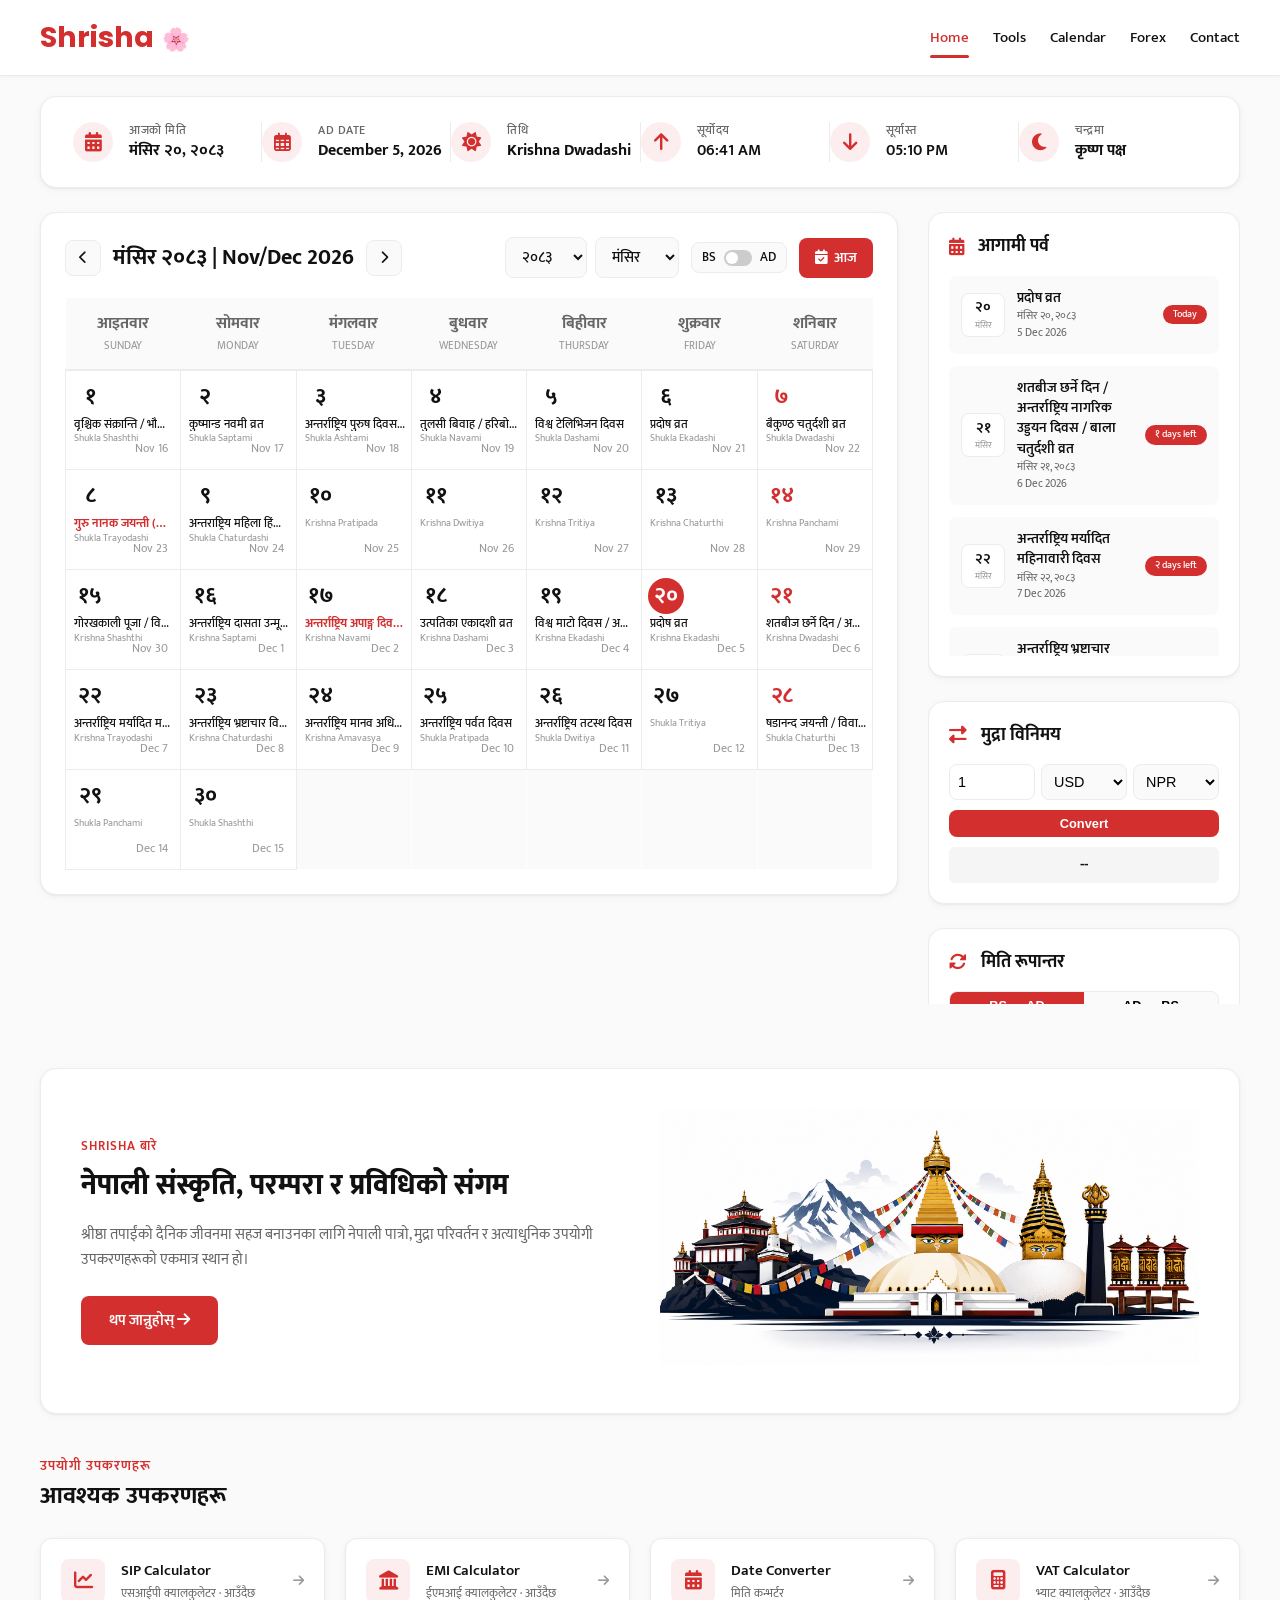
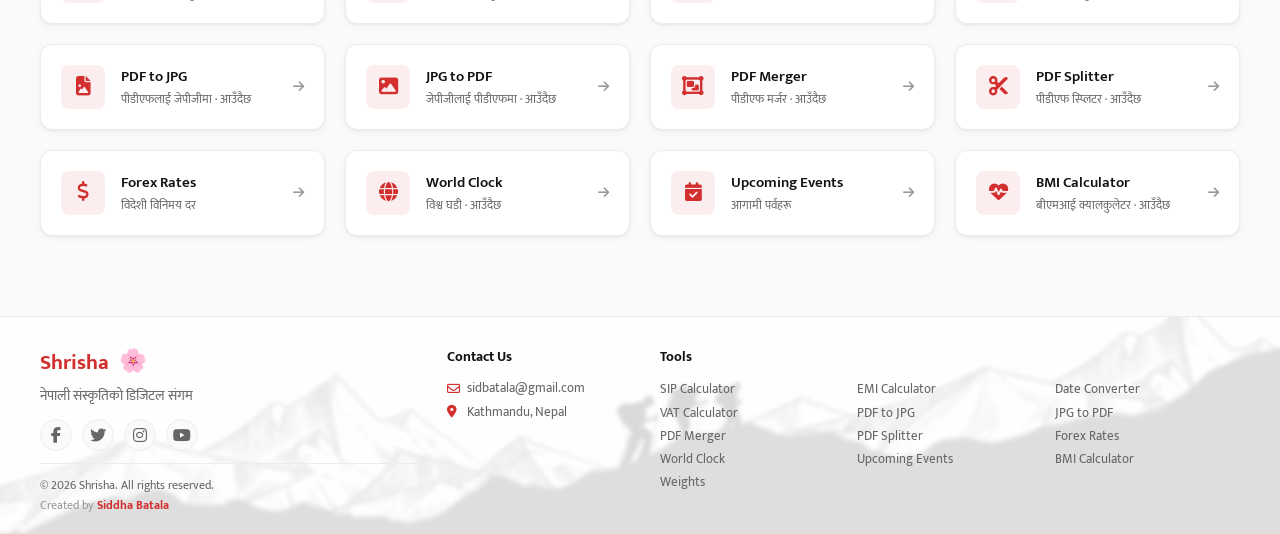
<file: index.html>
<!DOCTYPE html>
<html lang="ne">
<head>
    <meta charset="UTF-8" />
    <meta name="viewport" content="width=device-width, initial-scale=1.0, maximum-scale=5.0, user-scalable=yes" />
    <title>Shrisha – नेपाली पात्रो, पञ्चाङ्ग, मिति कन्भर्टर र उपयोगी उपकरणहरू</title>
    <meta name="description" content="Shrisha – पूर्ण नेपाली पात्रो, पञ्चाङ्ग, मिति कन्भर्टर, मुद्रा परिवर्तक र उपयोगी उपकरणहरू।" />
    <meta name="robots" content="index, follow" />
    <link rel="canonical" href="https://shrisha.com/" />

    <!-- Open Graph -->
    <meta property="og:type" content="website" />
    <meta property="og:site_name" content="Shrisha" />
    <meta property="og:title" content="Shrisha – नेपाली पात्रो, पञ्चाङ्ग र उपकरणहरू" />
    <meta property="og:description" content="पूर्ण नेपाली पात्रो, पञ्चाङ्ग, मुद्रा परिवर्तक, मिति कन्भर्टर र उपयोगी उपकरणहरू।" />
    <meta property="og:url" content="https://shrisha.com/" />
    <meta property="og:image" content="https://shrisha.com/assets/og-image.jpg" />

    <!-- Twitter -->
    <meta name="twitter:card" content="summary_large_image" />
    <meta name="twitter:title" content="Shrisha – नेपाली पात्रो, पञ्चाङ्ग र उपकरणहरू" />
    <meta name="twitter:description" content="पूर्ण नेपाली पात्रो, पञ्चाङ्ग, मुद्रा परिवर्तक, मिति कन्भर्टर र उपयोगी उपकरणहरू।" />
    <meta name="twitter:image" content="https://shrisha.com/assets/og-image.jpg" />

    <!-- Favicon -->
    <link rel="icon" type="image/png" href="assets/favicon.png" />
    <link rel="apple-touch-icon" href="assets/favicon.png" />
    <link rel="manifest" href="manifest.json" />

    <!-- Fonts -->
    <link rel="preconnect" href="https://fonts.googleapis.com" />
    <link rel="preconnect" href="https://fonts.gstatic.com" crossorigin />
    <link rel="stylesheet" href="https://fonts.googleapis.com/css2?family=Mukta:wght@300;400;500;600;700;800&family=Poppins:wght@300;400;500;600;700&display=swap" />

    <!-- Font Awesome -->
    <link rel="stylesheet" href="https://cdnjs.cloudflare.com/ajax/libs/font-awesome/6.4.0/css/all.min.css" />

    <!-- Main Styles -->
    <link rel="stylesheet" href="style.css" />

    <script type="application/ld+json">
        {
            "@context": "https://schema.org",
            "@graph": [
                {
                    "@type": "WebSite",
                    "name": "Shrisha",
                    "url": "https://shrisha.com/",
                    "potentialAction": {
                        "@type": "SearchAction",
                        "target": "https://shrisha.com/?q={search_term_string}",
                        "query-input": "required name=search_term_string"
                    }
                },
                {
                    "@type": "Organization",
                    "name": "Shrisha",
                    "url": "https://shrisha.com/",
                    "logo": "https://shrisha.com/assets/favicon.png"
                },
                {
                    "@type": "WebPage",
                    "name": "Shrisha – Nepali Calendar & Tools",
                    "description": "Complete Nepali calendar, panchang, currency converter, date converter and tools.",
                    "url": "https://shrisha.com/"
                }
            ]
        }
    </script>
</head>
<body>

    <!-- Screen-reader H1 (SEO primary heading, does not affect visual design) -->
    <h1 class="sr-only">Shrisha – नेपाली पात्रो, पञ्चाङ्ग, मिति कन्भर्टर र उपयोगी उपकरणहरू</h1>

    <!-- ===== HEADER ===== -->
    <header class="header">
        <div class="header-inner">
            <div class="nav-left">
                <a href="index.html" class="logo" aria-label="Shrisha Home">
                    <span class="logo-text">Shrisha</span>
                    <span class="logo-sakura" aria-hidden="true">🌸</span>
                </a>
            </div>
            <nav id="main-nav" class="main-nav" aria-label="Primary">
                <ul id="nav-menu" class="nav-menu">
                    <li><a href="index.html" class="nav-link active">Home</a></li>
                    <li><a href="#tools-section" class="nav-link tools-nav-link">Tools</a></li>
                    <li><a href="#calendar" class="nav-link">Calendar</a></li>
                    <li><a href="forex.html" class="nav-link">Forex</a></li>
                    <li><a href="contact.html" class="nav-link">Contact</a></li>
                </ul>
                <button class="mobile-menu-toggle" id="mobile-menu-toggle"
                        type="button"
                        aria-label="Toggle menu"
                        aria-expanded="false"
                        aria-controls="main-nav">
                    <span></span><span></span><span></span>
                </button>
            </nav>
        </div>
    </header>

    <!-- ===== TOP INFO BAR ===== -->
    <section class="info-bar-container" aria-label="Today's information">
        <div class="info-bar" id="info-bar">
            <div class="info-item">
                <div class="info-icon" aria-hidden="true"><i class="fas fa-calendar-alt"></i></div>
                <div class="info-content">
                    <div class="info-label">आजको मिति</div>
                    <div class="info-value" id="info-bs-date">--</div>
                </div>
            </div>
            <div class="info-divider" aria-hidden="true"></div>
            <div class="info-item">
                <div class="info-icon" aria-hidden="true"><i class="far fa-calendar-alt"></i></div>
                <div class="info-content">
                    <div class="info-label">AD Date</div>
                    <div class="info-value" id="info-ad-date">--</div>
                </div>
            </div>
            <div class="info-divider" aria-hidden="true"></div>
            <div class="info-item">
                <div class="info-icon" aria-hidden="true"><i class="fas fa-sun"></i></div>
                <div class="info-content">
                    <div class="info-label">तिथि</div>
                    <div class="info-value" id="info-tithi">--</div>
                </div>
            </div>
            <div class="info-divider" aria-hidden="true"></div>
            <div class="info-item">
                <div class="info-icon" aria-hidden="true"><i class="fas fa-arrow-up"></i></div>
                <div class="info-content">
                    <div class="info-label">सूर्योदय</div>
                    <div class="info-value" id="info-sunrise">--:--</div>
                </div>
            </div>
            <div class="info-divider" aria-hidden="true"></div>
            <div class="info-item">
                <div class="info-icon" aria-hidden="true"><i class="fas fa-arrow-down"></i></div>
                <div class="info-content">
                    <div class="info-label">सूर्यास्त</div>
                    <div class="info-value" id="info-sunset">--:--</div>
                </div>
            </div>
            <div class="info-divider" aria-hidden="true"></div>
            <div class="info-item">
                <div class="info-icon" aria-hidden="true"><i class="fas fa-moon"></i></div>
                <div class="info-content">
                    <div class="info-label">चन्द्रमा</div>
                    <div class="info-value" id="info-moon">--</div>
                </div>
            </div>
        </div>
    </section>

    <!-- ===== MAIN ===== -->
    <main class="main" id="calendar">
        <div class="content-grid">
            <!-- Calendar Card (left) -->
            <section class="calendar-card" aria-label="Nepali Calendar">
                <div class="calendar-header">
                    <div class="month-nav-group">
                        <button id="prev" type="button" class="nav-btn" aria-label="Previous month"><i class="fas fa-chevron-left"></i></button>
                        <div class="month-title"><span id="period-label" class="period-label">Loading...</span></div>
                        <button id="next" type="button" class="nav-btn" aria-label="Next month"><i class="fas fa-chevron-right"></i></button>
                    </div>
                    <div class="header-controls">
                        <div class="dropdown-group">
                            <select id="year-selector" class="selector-dropdown" aria-label="Select Year"></select>
                            <select id="month-selector" class="selector-dropdown" aria-label="Select Month"></select>
                        </div>
                        <div class="toggle-group">
                            <button id="toggle-mode-btn" type="button" class="toggle-mode-btn" aria-label="Toggle BS/AD">
                                <span class="toggle-label">BS</span>
                                <span class="toggle-slider"></span>
                                <span class="toggle-label">AD</span>
                            </button>
                        </div>
                        <button id="today-btn" type="button" class="today-btn-header"><i class="fas fa-calendar-check"></i> आज</button>
                    </div>
                </div>
                <div class="calendar-wrapper">
                    <div id="calendar-skeleton" style="display:block;padding:20px;">
                        <div style="display:grid;grid-template-columns:repeat(7,1fr);gap:4px;">
                            <div class="skeleton skeleton-cell"></div><div class="skeleton skeleton-cell"></div><div class="skeleton skeleton-cell"></div><div class="skeleton skeleton-cell"></div><div class="skeleton skeleton-cell"></div><div class="skeleton skeleton-cell"></div><div class="skeleton skeleton-cell"></div>
                            <div class="skeleton skeleton-cell"></div><div class="skeleton skeleton-cell"></div><div class="skeleton skeleton-cell"></div><div class="skeleton skeleton-cell"></div><div class="skeleton skeleton-cell"></div><div class="skeleton skeleton-cell"></div><div class="skeleton skeleton-cell"></div>
                            <div class="skeleton skeleton-cell"></div><div class="skeleton skeleton-cell"></div><div class="skeleton skeleton-cell"></div><div class="skeleton skeleton-cell"></div><div class="skeleton skeleton-cell"></div><div class="skeleton skeleton-cell"></div><div class="skeleton skeleton-cell"></div>
                            <div class="skeleton skeleton-cell"></div><div class="skeleton skeleton-cell"></div><div class="skeleton skeleton-cell"></div><div class="skeleton skeleton-cell"></div><div class="skeleton skeleton-cell"></div><div class="skeleton skeleton-cell"></div><div class="skeleton skeleton-cell"></div>
                            <div class="skeleton skeleton-cell"></div><div class="skeleton skeleton-cell"></div><div class="skeleton skeleton-cell"></div><div class="skeleton skeleton-cell"></div><div class="skeleton skeleton-cell"></div><div class="skeleton skeleton-cell"></div><div class="skeleton skeleton-cell"></div>
                        </div>
                    </div>
                    <table id="calendar-table" role="grid" style="display:none;"></table>
                </div>
            </section>

            <!-- Sidebar (right) -->
            <aside class="sidebar" aria-label="Tools sidebar">
                <!-- Upcoming Events -->
                <div class="sidebar-card upcoming-card">
                    <div class="card-header">
                        <h3 class="card-title"><i class="fas fa-calendar-alt" style="color:#D32F2F;margin-right:8px;" aria-hidden="true"></i>आगामी पर्व</h3>
                    </div>
                    <div class="upcoming-container">
                        <ul id="upcoming-list" class="upcoming-list" aria-live="polite">
                            <li class="upcoming-item" style="justify-content:center;color:var(--text-light);font-size:0.85rem;"><span>Loading...</span></li>
                        </ul>
                    </div>
                </div>

                <!-- Currency Converter -->
                <div class="sidebar-card currency-card">
                    <div class="card-header">
                        <h3 class="card-title"><i class="fas fa-exchange-alt" style="color:#D32F2F;margin-right:8px;" aria-hidden="true"></i>मुद्रा विनिमय</h3>
                    </div>
                    <div class="currency-compact">
                        <div class="currency-row">
                            <input type="number" id="currency-amount" class="currency-input" placeholder="Amount" value="1" aria-label="Amount">
                            <select id="currency-from" class="currency-select" aria-label="From currency"></select>
                            <select id="currency-to" class="currency-select" aria-label="To currency"></select>
                        </div>
                        <button id="currency-convert-btn" type="button" class="compact-btn">Convert</button>
                        <div id="currency-result" class="currency-result" role="status" aria-live="polite" style="min-height:36px;padding:6px;background:#f5f5f5;border-radius:6px;text-align:center;font-weight:600;">--</div>
                    </div>
                </div>

                <!-- Date Converter -->
                <div class="sidebar-card converter-card">
                    <div class="card-header">
                        <h3 class="card-title"><i class="fas fa-sync-alt" style="color:#D32F2F;margin-right:8px;" aria-hidden="true"></i>मिति रूपान्तर</h3>
                    </div>
                    <div class="converter-compact">
                        <div class="converter-tabs">
                            <button type="button" class="converter-tab active" data-mode="bs-to-ad">BS → AD</button>
                            <button type="button" class="converter-tab" data-mode="ad-to-bs">AD → BS</button>
                        </div>
                        <div id="bs-to-ad-compact" class="converter-form-compact active">
                            <div class="compact-row">
                                <select id="bs-month-compact" class="compact-select" aria-label="BS Month"></select>
                                <input type="number" id="bs-day-compact" class="compact-input" placeholder="Day" min="1" max="32" value="1" aria-label="BS Day">
                                <input type="number" id="bs-year-compact" class="compact-input" placeholder="BS Year" min="2000" max="2099" value="2082" aria-label="BS Year">
                            </div>
                            <button id="convert-bs-compact-btn" type="button" class="compact-btn">Convert</button>
                            <div id="bs-to-ad-compact-result" class="compact-result" role="status" aria-live="polite" style="min-height:36px;">--</div>
                        </div>
                        <div id="ad-to-bs-compact" class="converter-form-compact">
                            <div class="compact-row">
                                <select id="ad-month-compact" class="compact-select" aria-label="AD Month"></select>
                                <input type="number" id="ad-day-compact" class="compact-input" placeholder="Day" min="1" max="31" value="1" aria-label="AD Day">
                                <input type="number" id="ad-year-compact" class="compact-input" placeholder="AD Year" min="1943" max="2042" value="2025" aria-label="AD Year">
                            </div>
                            <button id="convert-ad-compact-btn" type="button" class="compact-btn">Convert</button>
                            <div id="ad-to-bs-compact-result" class="compact-result" role="status" aria-live="polite" style="min-height:36px;">--</div>
                        </div>
                    </div>
                </div>
            </aside>
        </div>
    </main>

    <!-- ===== DAY INFO POPUP (modal) ===== -->
    <div id="day-popup" class="day-popup" aria-hidden="true" role="dialog" aria-modal="true" aria-labelledby="popup-bs-date">
        <div class="popup-overlay"></div>
        <div class="popup-container">
            <div class="popup-card" role="document">
                <button class="popup-close" id="popup-close" type="button" aria-label="बन्द">✕</button>

                <div class="popup-header">
                    <div class="popup-bs-date" id="popup-bs-date">--</div>
                    <div class="popup-ad-date" id="popup-ad-date">--</div>
                    <div class="popup-weekday" id="popup-weekday">--</div>
                </div>

                <div class="popup-body">
                    <div class="popup-row">
                        <div class="popup-sun-item"><i class="fas fa-arrow-up" aria-hidden="true"></i> सूर्योदय: <span id="popup-sunrise">--:--</span></div>
                        <div class="popup-sun-item"><i class="fas fa-arrow-down" aria-hidden="true"></i> सूर्यास्त: <span id="popup-sunset">--:--</span></div>
                    </div>
                    <div class="popup-day-count" id="popup-day-count">आज</div>

                    <div class="popup-panchang-mini">
                        <div class="popup-p-item"><label>तिथि</label><span id="popup-tithi">--</span></div>
                        <div class="popup-p-item"><label>पक्ष</label><span id="popup-paksha">--</span></div>
                        <div class="popup-p-item"><label>नक्षत्र</label><span id="popup-nakshatra">--</span></div>
                        <div class="popup-p-item"><label>योग</label><span id="popup-yoga">--</span></div>
                        <div class="popup-p-item"><label>करण</label><span id="popup-karana">--</span></div>
                        <div class="popup-p-item"><label>सूर्य राशि</label><span id="popup-sun-rashi">--</span></div>
                        <div class="popup-p-item"><label>चन्द्र राशि</label><span id="popup-moon-rashi">--</span></div>
                    </div>

                    <div class="popup-festivals" id="popup-festivals"></div>

                    <div class="popup-full-panchang-link">
                        <a href="#info-bar" id="popup-full-panchang-link" class="full-panchang-link">
                            पूर्ण पञ्चाङ्ग हेर्नुहोस्
                        </a>
                    </div>
                </div>
            </div>
        </div>
    </div>

    <!-- ===== ABOUT SECTION ===== -->
    <section class="about-section" aria-labelledby="about-title">
        <div class="about-wrapper">
            <div class="about-text">
                <h4 class="about-subtitle">Shrisha बारे</h4>
                <h2 class="about-title" id="about-title">नेपाली संस्कृति, परम्परा र प्रविधिको संगम</h2>
                <p>श्रीष्ठा तपाईंको दैनिक जीवनमा सहज बनाउनका लागि नेपाली पात्रो, मुद्रा परिवर्तन र अत्याधुनिक उपयोगी उपकरणहरूको एकमात्र स्थान हो।</p>
                <button type="button" class="btn-primary">थप जान्नुहोस् <i class="fas fa-arrow-right" aria-hidden="true"></i></button>
            </div>
            <div class="about-image"><img src="assets/about-image.png" alt="Shrisha बारे" loading="lazy" /></div>
        </div>
    </section>

    <!-- ===== TOOLS SECTION ===== -->
    <section id="tools-section" class="tools-section" aria-labelledby="tools-title">
        <div class="tools-header">
            <span class="tools-label">उपयोगी उपकरणहरू</span>
            <h3 class="tools-title" id="tools-title">आवश्यक उपकरणहरू</h3>
        </div>
        <div class="tools-grid">
            <a href="#" class="tool-card" data-tool="sip" aria-disabled="true" tabindex="-1"><div class="tool-icon"><i class="fas fa-chart-line" aria-hidden="true"></i></div><div class="tool-content"><h4>SIP Calculator</h4><p>एसआईपी क्यालकुलेटर · आउँदैछ</p></div><i class="fas fa-arrow-right tool-arrow" aria-hidden="true"></i></a>
            <a href="#" class="tool-card" data-tool="emi" aria-disabled="true" tabindex="-1"><div class="tool-icon"><i class="fas fa-landmark" aria-hidden="true"></i></div><div class="tool-content"><h4>EMI Calculator</h4><p>ईएमआई क्यालकुलेटर · आउँदैछ</p></div><i class="fas fa-arrow-right tool-arrow" aria-hidden="true"></i></a>
            <a href="#calendar" class="tool-card" data-tool="date"><div class="tool-icon"><i class="fas fa-calendar-alt" aria-hidden="true"></i></div><div class="tool-content"><h4>Date Converter</h4><p>मिति कन्भर्टर</p></div><i class="fas fa-arrow-right tool-arrow" aria-hidden="true"></i></a>
            <a href="#" class="tool-card" data-tool="vat" aria-disabled="true" tabindex="-1"><div class="tool-icon"><i class="fas fa-calculator" aria-hidden="true"></i></div><div class="tool-content"><h4>VAT Calculator</h4><p>भ्याट क्यालकुलेटर · आउँदैछ</p></div><i class="fas fa-arrow-right tool-arrow" aria-hidden="true"></i></a>
            <a href="#" class="tool-card" data-tool="pdf2jpg" aria-disabled="true" tabindex="-1"><div class="tool-icon"><i class="fas fa-file-image" aria-hidden="true"></i></div><div class="tool-content"><h4>PDF to JPG</h4><p>पीडीएफलाई जेपीजीमा · आउँदैछ</p></div><i class="fas fa-arrow-right tool-arrow" aria-hidden="true"></i></a>
            <a href="#" class="tool-card" data-tool="jpg2pdf" aria-disabled="true" tabindex="-1"><div class="tool-icon"><i class="fas fa-image" aria-hidden="true"></i></div><div class="tool-content"><h4>JPG to PDF</h4><p>जेपीजीलाई पीडीएफमा · आउँदैछ</p></div><i class="fas fa-arrow-right tool-arrow" aria-hidden="true"></i></a>
            <a href="#" class="tool-card" data-tool="pdfmerge" aria-disabled="true" tabindex="-1"><div class="tool-icon"><i class="fas fa-object-group" aria-hidden="true"></i></div><div class="tool-content"><h4>PDF Merger</h4><p>पीडीएफ मर्जर · आउँदैछ</p></div><i class="fas fa-arrow-right tool-arrow" aria-hidden="true"></i></a>
            <a href="#" class="tool-card" data-tool="pdfsplit" aria-disabled="true" tabindex="-1"><div class="tool-icon"><i class="fas fa-cut" aria-hidden="true"></i></div><div class="tool-content"><h4>PDF Splitter</h4><p>पीडीएफ स्प्लिटर · आउँदैछ</p></div><i class="fas fa-arrow-right tool-arrow" aria-hidden="true"></i></a>
            <a href="Forex.html" class="tool-card" data-tool="forex"><div class="tool-icon"><i class="fas fa-dollar-sign" aria-hidden="true"></i></div><div class="tool-content"><h4>Forex Rates</h4><p>विदेशी विनिमय दर</p></div><i class="fas fa-arrow-right tool-arrow" aria-hidden="true"></i></a>
            <a href="#" class="tool-card" data-tool="worldclock" aria-disabled="true" tabindex="-1"><div class="tool-icon"><i class="fas fa-globe" aria-hidden="true"></i></div><div class="tool-content"><h4>World Clock</h4><p>विश्व घडी · आउँदैछ</p></div><i class="fas fa-arrow-right tool-arrow" aria-hidden="true"></i></a>
            <a href="#" class="tool-card" data-tool="events" aria-disabled="true" tabindex="-1"><div class="tool-icon"><i class="fas fa-calendar-check" aria-hidden="true"></i></div><div class="tool-content"><h4>Upcoming Events</h4><p>आगामी पर्वहरू</p></div><i class="fas fa-arrow-right tool-arrow" aria-hidden="true"></i></a>
            <a href="#" class="tool-card" data-tool="bmi" aria-disabled="true" tabindex="-1"><div class="tool-icon"><i class="fas fa-heartbeat" aria-hidden="true"></i></div><div class="tool-content"><h4>BMI Calculator</h4><p>बीएमआई क्यालकुलेटर · आउँदैछ</p></div><i class="fas fa-arrow-right tool-arrow" aria-hidden="true"></i></a>
        </div>
    </section>

    <!-- ===== FOOTER ===== -->
    <footer class="footer">
        <div class="footer-overlay"></div>
        <div class="footer-content">
            <div class="footer-column brand-col">
                <div class="footer-logo">Shrisha <span class="logo-sakura" aria-hidden="true">🌸</span></div>
                <p class="footer-desc">नेपाली संस्कृतिको डिजिटल संगम</p>
                <div class="social-links">
                    <a href="#" aria-label="Facebook"><i class="fab fa-facebook-f" aria-hidden="true"></i></a>
                    <a href="#" aria-label="Twitter"><i class="fab fa-twitter" aria-hidden="true"></i></a>
                    <a href="#" aria-label="Instagram"><i class="fab fa-instagram" aria-hidden="true"></i></a>
                    <a href="#" aria-label="YouTube"><i class="fab fa-youtube" aria-hidden="true"></i></a>
                </div>
                <div class="footer-copyright">
                    <p>&copy; <span id="current-year"></span> Shrisha. All rights reserved.</p>
                    <p class="creator-credit">Created by <strong>Siddha Batala</strong></p>
                </div>
            </div>

            <div class="footer-column contact-col">
                <h4>Contact Us</h4>
                <ul>
                    <li><i class="far fa-envelope" aria-hidden="true"></i> sidbatala@gmail.com</li>
                    <li><i class="fas fa-map-marker-alt" aria-hidden="true"></i> Kathmandu, Nepal</li>
                </ul>
            </div>

            <div class="footer-column tools-col">
                <h4>Tools</h4>
                <ul>
                    <li><a href="#">SIP Calculator</a></li>
                    <li><a href="#">EMI Calculator</a></li>
                    <li><a href="#calendar">Date Converter</a></li>
                    <li><a href="#">VAT Calculator</a></li>
                    <li><a href="#">PDF to JPG</a></li>
                    <li><a href="#">JPG to PDF</a></li>
                    <li><a href="#">PDF Merger</a></li>
                    <li><a href="#">PDF Splitter</a></li>
                    <li><a href="Forex.html">Forex Rates</a></li>
                    <li><a href="#">World Clock</a></li>
                    <li><a href="#">Upcoming Events</a></li>
                    <li><a href="#">BMI Calculator</a></li>
                    <li><a href="#">Weights</a></li>
                </ul>
            </div>
        </div>
    </footer>

    <!-- ===== SCRIPTS ===== -->
    <script src="data.js"></script>
    <script src="festivals.js"></script>
    <script src="date.js"></script>
    <script src="app.js" defer></script>

</body>
</html>
</file>
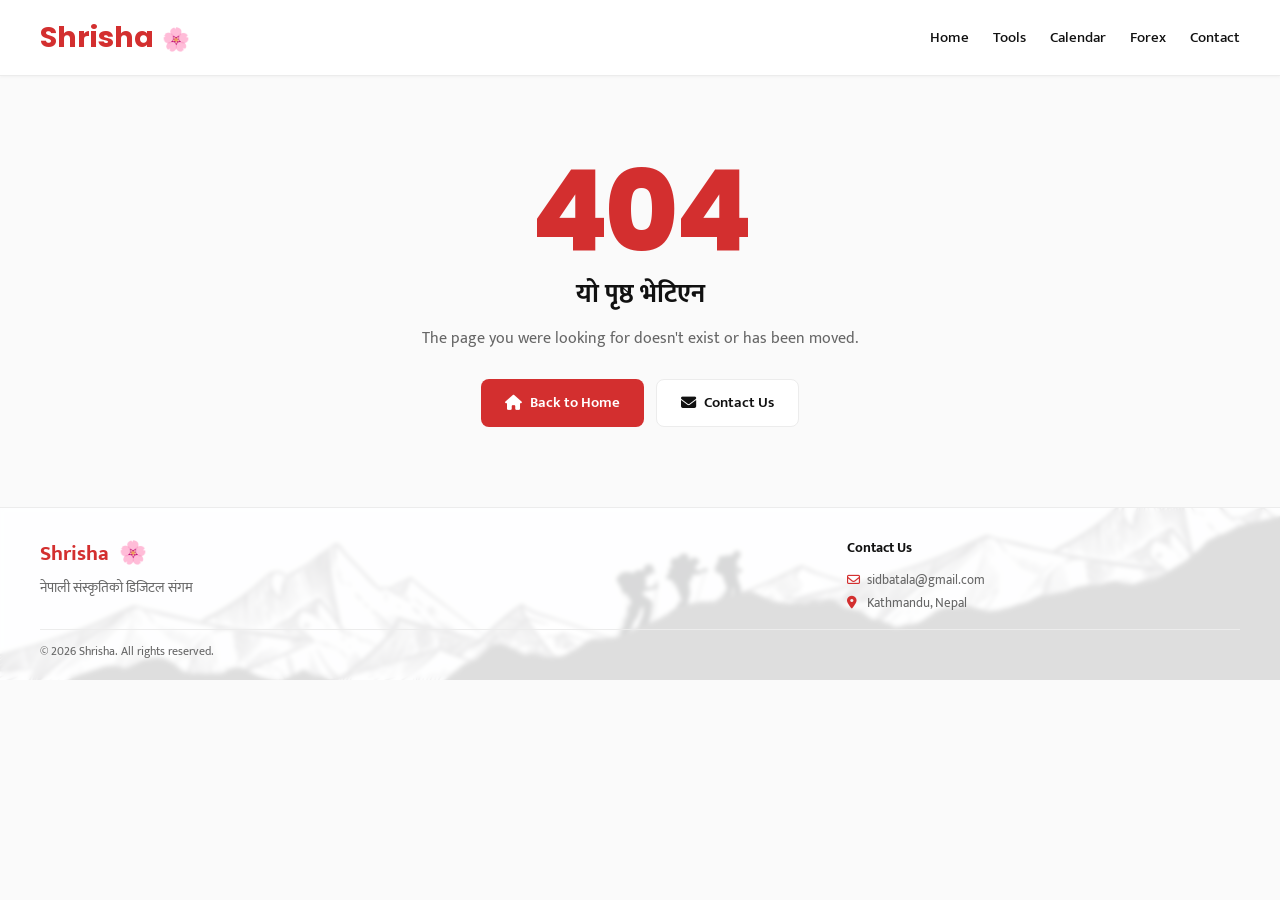
<file: 404.html.html>
<!DOCTYPE html>
<html lang="en">
<head>
    <meta charset="UTF-8" />
    <meta name="viewport" content="width=device-width, initial-scale=1.0, maximum-scale=5.0, user-scalable=yes" />
    <title>Page Not Found – Shrisha</title>
    <meta name="description" content="The page you were looking for could not be found." />
    <meta name="robots" content="noindex, follow" />

    <link rel="icon" type="image/png" href="assets/favicon.png" />
    <link rel="apple-touch-icon" href="assets/favicon.png" />

    <link rel="preconnect" href="https://fonts.googleapis.com" />
    <link rel="preconnect" href="https://fonts.gstatic.com" crossorigin />
    <link href="https://fonts.googleapis.com/css2?family=Mukta:wght@300;400;500;600;700;800&family=Poppins:wght@400;500;600;700;800&display=swap" rel="stylesheet" />
    <link rel="stylesheet" href="https://cdnjs.cloudflare.com/ajax/libs/font-awesome/6.4.0/css/all.min.css" />
    <link rel="stylesheet" href="style.css" />

    <style>
        .error-wrap {
            max-width: 720px;
            margin: 80px auto;
            padding: 0 24px;
            text-align: center;
        }
        .error-code {
            font-family: 'Poppins', sans-serif;
            font-weight: 800;
            font-size: clamp(4rem, 12vw, 7rem);
            color: var(--primary);
            line-height: 1;
            letter-spacing: -0.03em;
        }
        .error-title {
            font-size: 1.6rem;
            font-weight: 700;
            margin: 8px 0 12px;
        }
        .error-desc {
            color: var(--text-secondary);
            margin-bottom: 28px;
        }
        .error-actions {
            display: flex;
            gap: 12px;
            justify-content: center;
            flex-wrap: wrap;
        }
        .error-actions .btn-primary,
        .error-actions .btn-secondary {
            padding: 12px 24px;
            border-radius: var(--radius-sm);
            font-weight: 600;
            text-decoration: none;
            font-family: inherit;
            display: inline-flex;
            align-items: center;
            gap: 8px;
            transition: 0.2s;
            font-size: 0.95rem;
        }
        .error-actions .btn-primary {
            background: var(--primary);
            color: #fff;
            border: none;
        }
        .error-actions .btn-primary:hover { background: var(--primary-hover); }
        .error-actions .btn-secondary {
            background: var(--card-bg);
            color: var(--text-main);
            border: 1px solid var(--border-color);
        }
        .error-actions .btn-secondary:hover { border-color: var(--primary); color: var(--primary); }
    </style>
</head>
<body>

    <header class="header">
        <div class="header-inner">
            <div class="nav-left">
                <a href="index.html" class="logo" aria-label="Shrisha Home">
                    <span class="logo-text">Shrisha</span>
                    <span class="logo-sakura" aria-hidden="true">🌸</span>
                </a>
            </div>
            <nav class="main-nav" aria-label="Primary">
                <ul class="nav-menu">
                    <li><a href="index.html" class="nav-link">Home</a></li>
                    <li><a href="index.html#tools-section" class="nav-link">Tools</a></li>
                    <li><a href="index.html#calendar" class="nav-link">Calendar</a></li>
                    <li><a href="Forex.html" class="nav-link">Forex</a></li>
                    <li><a href="contact.html" class="nav-link">Contact</a></li>
                </ul>
            </nav>
        </div>
    </header>

    <main class="error-wrap" role="main">
        <div class="error-code" aria-hidden="true">404</div>
        <h1 class="error-title">यो पृष्ठ भेटिएन</h1>
        <p class="error-desc">The page you were looking for doesn't exist or has been moved.</p>

        <div class="error-actions">
            <a href="index.html" class="btn-primary">
                <i class="fas fa-home" aria-hidden="true"></i> Back to Home
            </a>
            <a href="contact.html" class="btn-secondary">
                <i class="fas fa-envelope" aria-hidden="true"></i> Contact Us
            </a>
        </div>
    </main>

    <footer class="footer">
        <div class="footer-overlay"></div>
        <div class="footer-content">
            <div class="footer-column brand-col">
                <div class="footer-logo">Shrisha <span class="logo-sakura" aria-hidden="true">🌸</span></div>
                <p class="footer-desc">नेपाली संस्कृतिको डिजिटल संगम</p>
            </div>
            <div class="footer-column contact-col">
                <h4>Contact Us</h4>
                <ul>
                    <li><i class="far fa-envelope" aria-hidden="true"></i> sidbatala@gmail.com</li>
                    <li><i class="fas fa-map-marker-alt" aria-hidden="true"></i> Kathmandu, Nepal</li>
                </ul>
            </div>
        </div>
        <div style="position:relative;max-width:1440px;margin:16px auto 0;padding-top:12px;border-top:1px solid var(--border-color);font-size:0.75rem;color:var(--text-secondary);z-index:1;">
            &copy; <span id="current-year"></span> Shrisha. All rights reserved.
        </div>
    </footer>

    <script>
        document.getElementById('current-year').textContent = new Date().getFullYear();
    </script>
</body>
</html>
</file>
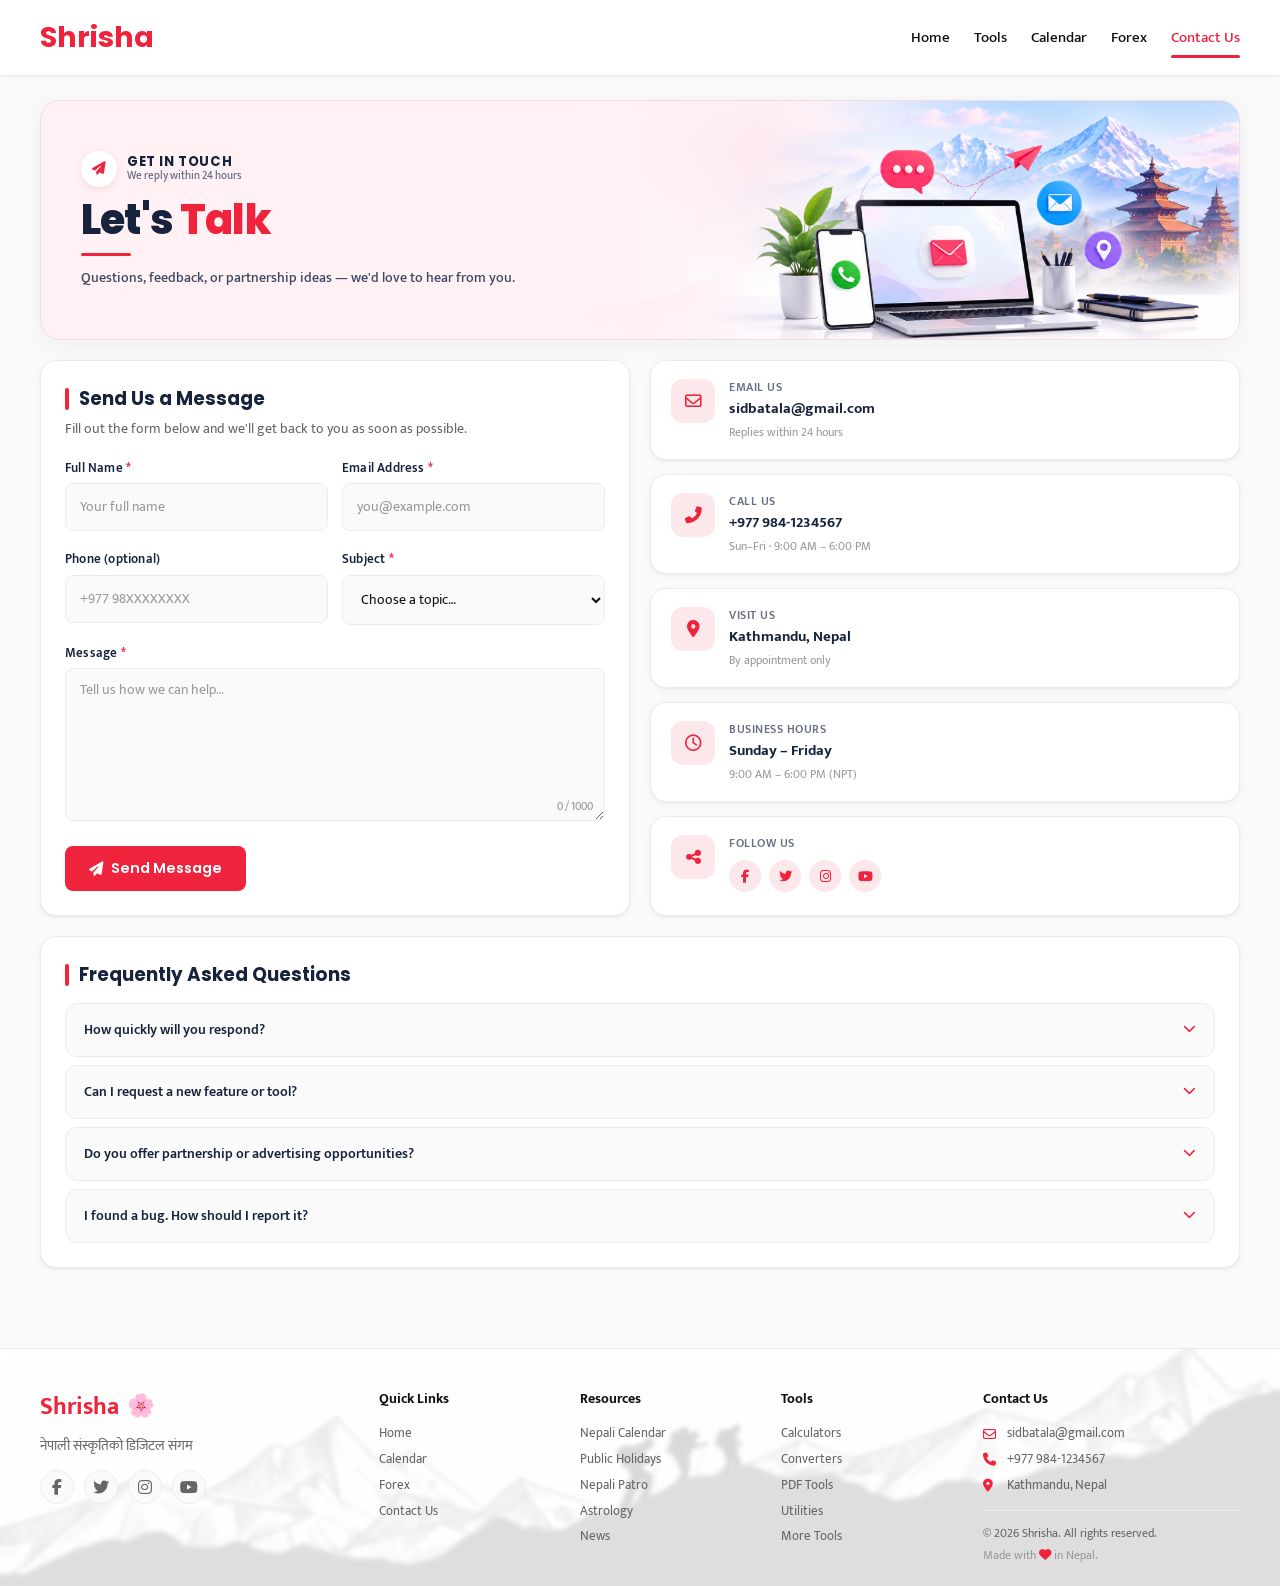
<file: contact.html>
<!DOCTYPE html>
<html lang="en">
<head>
    <meta charset="UTF-8" />
    <meta name="viewport" content="width=device-width, initial-scale=1.0, maximum-scale=5.0, user-scalable=yes" />
    <title>Contact Us – Shrisha | Get in Touch</title>
    <meta name="description" content="Get in touch with Shrisha. Questions, feedback, or partnership inquiries — we'd love to hear from you." />
    <link rel="canonical" href="https://shrisha.com/contact.html" />

    <meta property="og:site_name" content="Shrisha" />
    <meta property="og:title" content="Contact Us – Shrisha" />
    <meta property="og:description" content="Questions, feedback, or partnership inquiries — we'd love to hear from you." />
    <meta property="og:type" content="website" />
    <meta property="og:url" content="https://shrisha.com/contact.html" />
    <meta property="og:image" content="https://shrisha.com/assets/og-contact.jpg" />

    <meta name="twitter:card" content="summary_large_image" />
    <meta name="twitter:title" content="Contact Us – Shrisha" />
    <meta name="twitter:description" content="Get in touch with Shrisha." />
    <meta name="twitter:image" content="https://shrisha.com/assets/og-contact.jpg" />

    <link rel="preconnect" href="https://formspree.io" crossorigin />
    <link rel="dns-prefetch" href="https://formspree.io" />

    <link rel="icon" type="image/png" href="assets/favicon.png" />
    <link rel="icon" type="image/x-icon" href="assets/favicon.ico" />
    <link rel="shortcut icon" href="assets/favicon.ico" />
    <link rel="apple-touch-icon" href="assets/favicon.png" />
    <link rel="manifest" href="manifest.json" />

    <link rel="preconnect" href="https://fonts.googleapis.com" />
    <link rel="preconnect" href="https://fonts.gstatic.com" crossorigin />
    <link rel="preload" as="image" href="assets/contact-hero.png" />

    <link href="https://fonts.googleapis.com/css2?family=Mukta:wght@300;400;500;600;700;800&family=Poppins:wght@400;500;600;700;800&display=swap" rel="stylesheet" />
    <link rel="stylesheet" href="https://cdnjs.cloudflare.com/ajax/libs/font-awesome/6.4.0/css/all.min.css" />
    <link rel="stylesheet" href="contact.css" />

    <script type="application/ld+json">
        {
            "@context": "https://schema.org",
            "@type": "ContactPage",
            "name": "Contact Us – Shrisha",
            "url": "https://shrisha.com/contact.html"
        }
    </script>
</head>
<body>

    <header class="header">
        <div class="header-inner">
            <div class="nav-left">
                <a href="index.html" class="logo" aria-label="Shrisha Home"><span class="logo-text">Shrisha</span></a>
            </div>
            <nav id="main-nav" class="main-nav" aria-label="Primary">
                <ul id="nav-menu" class="nav-menu">
                    <li><a href="index.html" class="nav-link">Home</a></li>
                    <li><a href="index.html#tools-section" class="nav-link">Tools</a></li>
                    <li><a href="index.html#calendar" class="nav-link">Calendar</a></li>
                    <li><a href="Forex.html" class="nav-link">Forex</a></li>
                    <li><a href="contact.html" class="nav-link active">Contact Us</a></li>
                </ul>
                <button class="mobile-menu-toggle" id="mobile-menu-toggle"
                        type="button"
                        aria-label="Toggle menu"
                        aria-expanded="false"
                        aria-controls="main-nav">
                    <span></span><span></span><span></span>
                </button>
            </nav>
        </div>
    </header>

    <div class="page-wrapper">

        <section class="contact-hero" aria-label="Contact Shrisha">
            <div class="contact-hero-content">
                <div class="hero-source">
                    <div class="hero-source-icon">
                        <i class="fas fa-paper-plane" aria-hidden="true"></i>
                    </div>
                    <div class="hero-source-text">
                        <div class="hero-source-name">GET IN TOUCH</div>
                        <div class="hero-source-sub">We reply within 24 hours</div>
                    </div>
                </div>

                <h1 class="hero-headline">
                    Let's <span class="headline-accent">Talk</span>
                </h1>
                <div class="hero-underline" aria-hidden="true"></div>

                <p class="hero-tagline">
                    Questions, feedback, or partnership ideas — we'd love to hear from you.
                </p>
            </div>
        </section>

        <div class="contact-grid">

            <div class="card contact-form-card">
                <div class="card-header-row">
                    <div class="red-bar"></div>
                    <h2 class="card-heading">Send Us a Message</h2>
                </div>
                <p class="card-subheading">
                    Fill out the form below and we'll get back to you as soon as possible.
                </p>

                <form id="contact-form" class="contact-form" novalidate>
                    <div class="form-row">
                        <div class="form-group">
                            <label for="name">Full Name <span class="req">*</span></label>
                            <input type="text" id="name" name="name" class="form-input"
                                   placeholder="Your full name" autocomplete="name" required />
                            <span class="form-error" data-for="name"></span>
                        </div>
                        <div class="form-group">
                            <label for="email">Email Address <span class="req">*</span></label>
                            <input type="email" id="email" name="email" class="form-input"
                                   placeholder="you@example.com" autocomplete="email" required />
                            <span class="form-error" data-for="email"></span>
                        </div>
                    </div>

                    <div class="form-row">
                        <div class="form-group">
                            <label for="phone">Phone (optional)</label>
                            <input type="tel" id="phone" name="phone" class="form-input"
                                   placeholder="+977 98XXXXXXXX" autocomplete="tel" />
                            <span class="form-error" data-for="phone"></span>
                        </div>
                        <div class="form-group">
                            <label for="subject">Subject <span class="req">*</span></label>
                            <select id="subject" name="subject" class="form-input" required>
                                <option value="">Choose a topic…</option>
                                <option value="general">General Inquiry</option>
                                <option value="feedback">Feedback / Suggestion</option>
                                <option value="bug">Report a Bug</option>
                                <option value="partnership">Partnership</option>
                                <option value="advertising">Advertising</option>
                                <option value="other">Other</option>
                            </select>
                            <span class="form-error" data-for="subject"></span>
                        </div>
                    </div>

                    <div class="form-group">
                        <label for="message">Message <span class="req">*</span></label>
                        <textarea id="message" name="message" class="form-input form-textarea"
                                  placeholder="Tell us how we can help…"
                                  rows="6" required></textarea>
                        <span class="form-error" data-for="message"></span>
                        <span class="char-count" id="char-count">0 / 1000</span>
                    </div>

                    <button type="submit" class="submit-btn" id="submit-btn">
                        <i class="fas fa-paper-plane" aria-hidden="true"></i>
                        <span>Send Message</span>
                    </button>

                    <div class="form-status" id="form-status" role="status" aria-live="polite"></div>
                </form>
            </div>

            <aside class="contact-info-col">

                <a href="mailto:sidbatala@gmail.com" class="info-card">
                    <div class="info-icon"><i class="far fa-envelope" aria-hidden="true"></i></div>
                    <div class="info-body">
                        <div class="info-label">Email Us</div>
                        <div class="info-value">sidbatala@gmail.com</div>
                        <div class="info-hint">Replies within 24 hours</div>
                    </div>
                </a>

                <a href="tel:+9779841234567" class="info-card">
                    <div class="info-icon"><i class="fas fa-phone-alt" aria-hidden="true"></i></div>
                    <div class="info-body">
                        <div class="info-label">Call Us</div>
                        <div class="info-value">+977 984-1234567</div>
                        <div class="info-hint">Sun–Fri · 9:00 AM – 6:00 PM</div>
                    </div>
                </a>

                <a href="https://maps.google.com/?q=Kathmandu,Nepal" target="_blank" rel="noopener" class="info-card">
                    <div class="info-icon"><i class="fas fa-map-marker-alt" aria-hidden="true"></i></div>
                    <div class="info-body">
                        <div class="info-label">Visit Us</div>
                        <div class="info-value">Kathmandu, Nepal</div>
                        <div class="info-hint">By appointment only</div>
                    </div>
                </a>

                <div class="info-card info-card-static">
                    <div class="info-icon"><i class="far fa-clock" aria-hidden="true"></i></div>
                    <div class="info-body">
                        <div class="info-label">Business Hours</div>
                        <div class="info-value">Sunday – Friday</div>
                        <div class="info-hint">9:00 AM – 6:00 PM (NPT)</div>
                    </div>
                </div>

                <div class="info-card info-card-static">
                    <div class="info-icon"><i class="fas fa-share-alt" aria-hidden="true"></i></div>
                    <div class="info-body">
                        <div class="info-label">Follow Us</div>
                        <div class="social-row">
                            <a href="#" aria-label="Facebook"><i class="fab fa-facebook-f" aria-hidden="true"></i></a>
                            <a href="#" aria-label="Twitter"><i class="fab fa-twitter" aria-hidden="true"></i></a>
                            <a href="#" aria-label="Instagram"><i class="fab fa-instagram" aria-hidden="true"></i></a>
                            <a href="#" aria-label="YouTube"><i class="fab fa-youtube" aria-hidden="true"></i></a>
                        </div>
                    </div>
                </div>

            </aside>
        </div>

        <div class="card faq-card">
            <div class="card-header-row">
                <div class="red-bar"></div>
                <h2 class="card-heading">Frequently Asked Questions</h2>
            </div>

            <div class="faq-list" id="faq-list">
                <div class="faq-item">
                    <button type="button" class="faq-question" aria-expanded="false">
                        <span>How quickly will you respond?</span>
                        <i class="fas fa-chevron-down faq-chevron" aria-hidden="true"></i>
                    </button>
                    <div class="faq-answer">
                        <p>We typically respond within 24 hours on business days. Urgent
                           inquiries via phone will be answered faster during business hours.</p>
                    </div>
                </div>

                <div class="faq-item">
                    <button type="button" class="faq-question" aria-expanded="false">
                        <span>Can I request a new feature or tool?</span>
                        <i class="fas fa-chevron-down faq-chevron" aria-hidden="true"></i>
                    </button>
                    <div class="faq-answer">
                        <p>Absolutely! We love hearing ideas from our users. Choose the
                           "Feedback / Suggestion" topic in the contact form and describe
                           what you'd like to see.</p>
                    </div>
                </div>

                <div class="faq-item">
                    <button type="button" class="faq-question" aria-expanded="false">
                        <span>Do you offer partnership or advertising opportunities?</span>
                        <i class="fas fa-chevron-down faq-chevron" aria-hidden="true"></i>
                    </button>
                    <div class="faq-answer">
                        <p>Yes. Please select "Partnership" or "Advertising" as the subject
                           and include a brief description of your proposal. We'll get back
                           to you with details.</p>
                    </div>
                </div>

                <div class="faq-item">
                    <button type="button" class="faq-question" aria-expanded="false">
                        <span>I found a bug. How should I report it?</span>
                        <i class="fas fa-chevron-down faq-chevron" aria-hidden="true"></i>
                    </button>
                    <div class="faq-answer">
                        <p>Choose the "Report a Bug" subject and describe what you saw,
                           what you expected, and (if possible) your device and browser.
                           Screenshots help too.</p>
                    </div>
                </div>
            </div>
        </div>

    </div>

    <footer class="footer">
        <div class="footer-overlay"></div>
        <div class="footer-content">
            <div class="footer-column brand-col">
                <div class="footer-logo"><span>Shrisha</span> <span class="logo-sakura" aria-hidden="true">🌸</span></div>
                <p class="footer-desc">नेपाली संस्कृतिको डिजिटल संगम</p>
                <div class="social-links">
                    <a href="#" aria-label="Facebook"><i class="fab fa-facebook-f" aria-hidden="true"></i></a>
                    <a href="#" aria-label="Twitter"><i class="fab fa-twitter" aria-hidden="true"></i></a>
                    <a href="#" aria-label="Instagram"><i class="fab fa-instagram" aria-hidden="true"></i></a>
                    <a href="#" aria-label="YouTube"><i class="fab fa-youtube" aria-hidden="true"></i></a>
                </div>
            </div>
            <div class="footer-column">
                <h4>Quick Links</h4>
                <ul>
                    <li><a href="index.html">Home</a></li>
                    <li><a href="index.html#calendar">Calendar</a></li>
                    <li><a href="Forex.html">Forex</a></li>
                    <li><a href="contact.html">Contact Us</a></li>
                </ul>
            </div>
            <div class="footer-column">
                <h4>Resources</h4>
                <ul>
                    <li><a href="index.html#calendar">Nepali Calendar</a></li>
                    <li><a href="index.html#calendar">Public Holidays</a></li>
                    <li><a href="index.html#calendar">Nepali Patro</a></li>
                    <li><a href="#">Astrology</a></li>
                    <li><a href="#">News</a></li>
                </ul>
            </div>
            <div class="footer-column">
                <h4>Tools</h4>
                <ul>
                    <li><a href="index.html#tools-section">Calculators</a></li>
                    <li><a href="index.html#tools-section">Converters</a></li>
                    <li><a href="index.html#tools-section">PDF Tools</a></li>
                    <li><a href="index.html#tools-section">Utilities</a></li>
                    <li><a href="index.html#tools-section">More Tools</a></li>
                </ul>
            </div>
            <div class="footer-column contact-col">
                <h4>Contact Us</h4>
                <ul>
                    <li><i class="far fa-envelope" aria-hidden="true"></i> sidbatala@gmail.com</li>
                    <li><i class="fas fa-phone" aria-hidden="true"></i> +977 984-1234567</li>
                    <li><i class="fas fa-map-marker-alt" aria-hidden="true"></i> Kathmandu, Nepal</li>
                </ul>
                <div class="footer-copyright">
                    <p>&copy; <span id="current-year"></span> Shrisha. All rights reserved.</p>
                    <p class="made-with">Made with <i class="fas fa-heart" aria-hidden="true"></i> in Nepal.</p>
                </div>
            </div>
        </div>
    </footer>

    <script src="contact.js" defer></script>
</body>
</html>
</file>
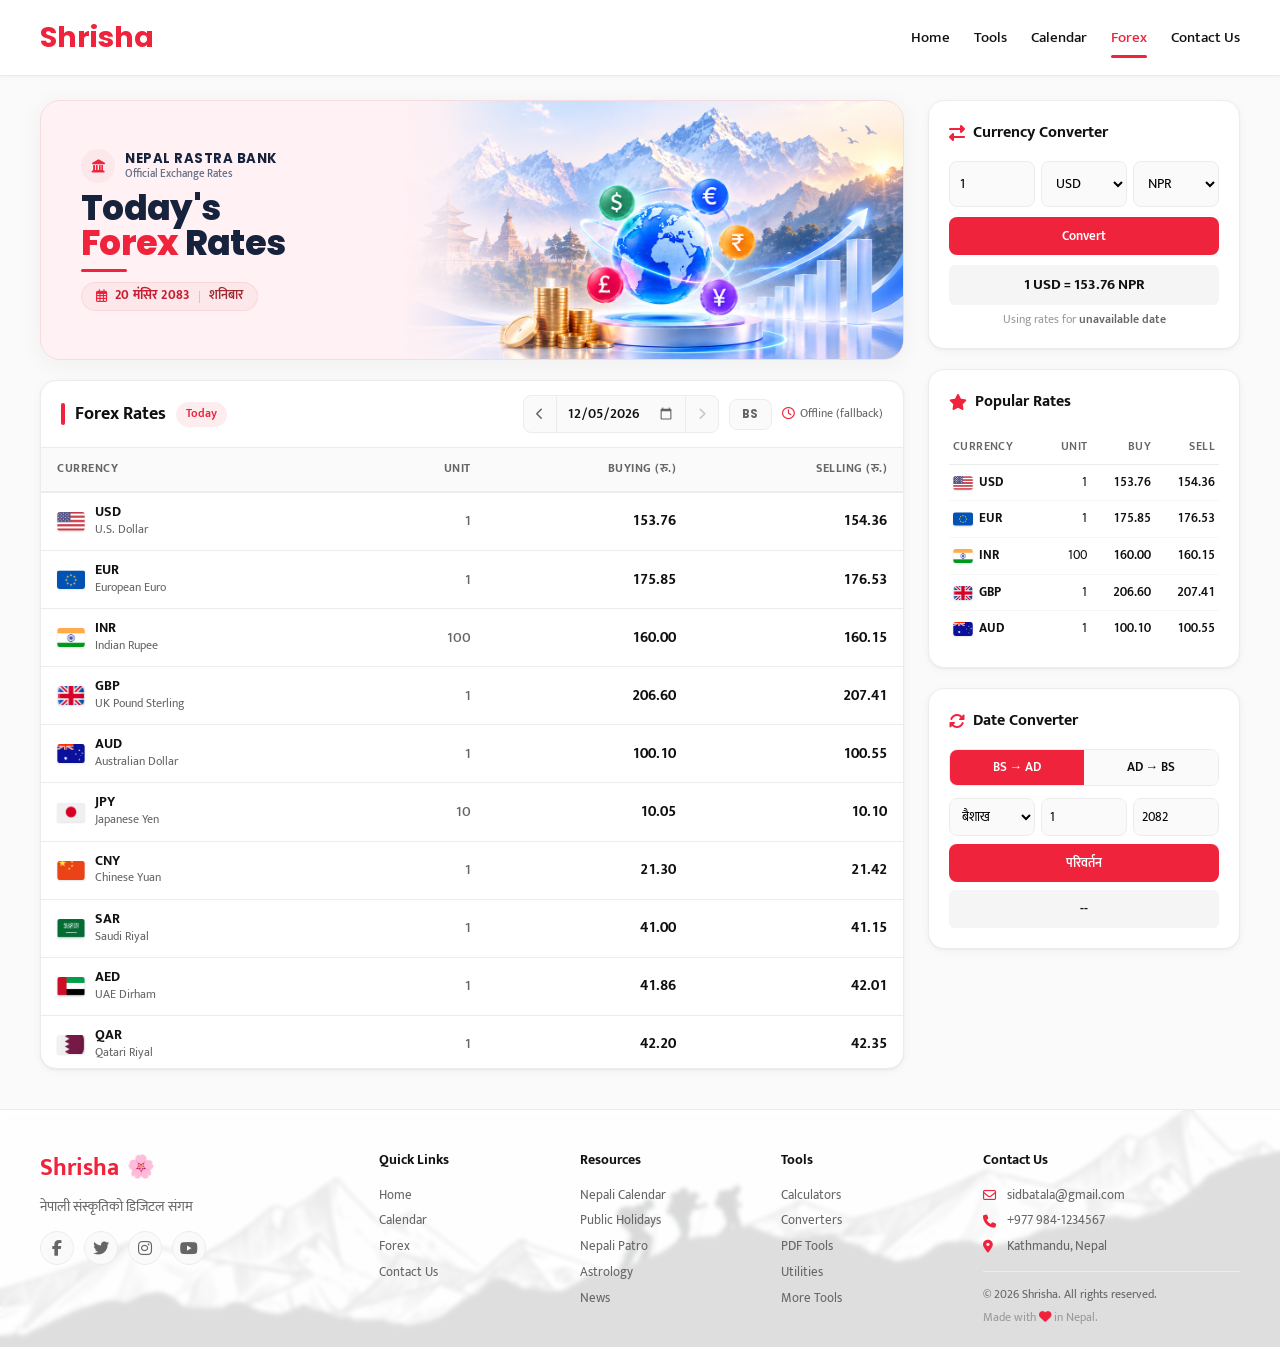
<file: forex.html>
<!DOCTYPE html>
<html lang="en">
<head>
    <meta charset="UTF-8" />
    <meta name="viewport" content="width=device-width, initial-scale=1.0, maximum-scale=5.0, user-scalable=yes" />
    <title>Forex – Shrisha | Official Nepal Rastra Bank Exchange Rates</title>
    <meta name="description" content="Live Nepal Rastra Bank forex rates for USD, EUR, GBP, INR and more. View today's rates or historical rates by date." />
    <link rel="canonical" href="https://shrisha.com/Forex.html" />

    <meta property="og:site_name" content="Shrisha" />
    <meta property="og:title" content="Forex – Shrisha | Official Nepal Rastra Bank Exchange Rates" />
    <meta property="og:description" content="Live Nepal Rastra Bank forex rates for major currencies. Updated daily." />
    <meta property="og:type" content="website" />
    <meta property="og:url" content="https://shrisha.com/Forex.html" />
    <meta property="og:image" content="https://shrisha.com/assets/og-forex.jpg" />

    <meta name="twitter:card" content="summary_large_image" />
    <meta name="twitter:title" content="Forex – Shrisha" />
    <meta name="twitter:description" content="Live Nepal Rastra Bank forex rates." />
    <meta name="twitter:image" content="https://shrisha.com/assets/og-forex.jpg" />

    <link rel="icon" type="image/png" href="assets/favicon.png" />
    <link rel="icon" type="image/x-icon" href="assets/favicon.ico" />
    <link rel="shortcut icon" href="assets/favicon.ico" />
    <link rel="apple-touch-icon" href="assets/favicon.png" />
    <link rel="manifest" href="manifest.json" />

    <link rel="preconnect" href="https://fonts.googleapis.com" />
    <link rel="preconnect" href="https://fonts.gstatic.com" crossorigin />

    <link href="https://fonts.googleapis.com/css2?family=Mukta:wght@300;400;500;600;700;800&family=Poppins:wght@400;500;600;700;800&display=swap" rel="stylesheet" />
    <link rel="stylesheet" href="https://cdnjs.cloudflare.com/ajax/libs/font-awesome/6.4.0/css/all.min.css" />
    <link rel="stylesheet" href="forex.css" />

    <script type="application/ld+json">
        {
            "@context": "https://schema.org",
            "@type": "WebPage",
            "name": "Forex – Shrisha",
            "description": "Live Nepal Rastra Bank forex rates with historical date lookup.",
            "url": "https://shrisha.com/Forex.html"
        }
    </script>
</head>
<body>

    <div id="loading" class="loading-overlay" role="status" aria-live="polite">
        <div class="spinner"></div>
        <div class="loading-text">Loading Forex Rates...</div>
    </div>

    <header class="header">
        <div class="header-inner">
            <div class="nav-left">
                <a href="index.html" class="logo" aria-label="Shrisha Home"><span class="logo-text">Shrisha</span></a>
            </div>
            <nav id="main-nav" class="main-nav" aria-label="Primary">
                <ul id="nav-menu" class="nav-menu">
                    <li><a href="index.html" class="nav-link">Home</a></li>
                    <li><a href="index.html#tools-section" class="nav-link">Tools</a></li>
                    <li><a href="index.html#calendar" class="nav-link">Calendar</a></li>
                    <li><a href="Forex.html" class="nav-link active">Forex</a></li>
                    <li><a href="contact.html" class="nav-link">Contact Us</a></li>
                </ul>
                <button class="mobile-menu-toggle" id="mobile-menu-toggle"
                        type="button"
                        aria-label="Toggle menu"
                        aria-expanded="false"
                        aria-controls="main-nav">
                    <span></span><span></span><span></span>
                </button>
            </nav>
        </div>
    </header>

    <div class="page-wrapper">

        <div class="main-content">

            <section class="forex-hero" aria-label="Today's Forex Rates">
                <div class="forex-hero-content">
                    <div class="hero-source">
                        <div class="hero-source-icon">
                            <i class="fas fa-landmark" aria-hidden="true"></i>
                        </div>
                        <div class="hero-source-text">
                            <div class="hero-source-name">NEPAL RASTRA BANK</div>
                            <div class="hero-source-sub">Official Exchange Rates</div>
                        </div>
                    </div>

                    <h1 class="hero-headline">
                        Today's<br />
                        <span class="headline-accent">Forex</span> Rates
                    </h1>
                    <div class="hero-underline" aria-hidden="true"></div>

                    <div class="hero-date-pill">
                        <i class="far fa-calendar-alt" aria-hidden="true"></i>
                        <span class="hero-date-value" id="nepaliDate">--</span>
                        <span class="hero-date-divider" aria-hidden="true"></span>
                        <span class="hero-date-day" id="nepaliDay">--</span>
                    </div>

                    <span id="engDate" hidden></span>
                    <span id="engDay" hidden></span>
                </div>
            </section>

            <div class="card rates-card">
                <div class="rates-header">
                    <div class="rates-header-left">
                        <div class="red-bar"></div>
                        <div class="title">Forex Rates</div>
                        <span class="rate-date-badge" id="rateDateBadge">--</span>
                    </div>
                    <div class="rates-header-right">

                        <div class="date-nav" role="group" aria-label="Date navigation">
                            <button id="prev-day" class="date-nav-btn" type="button" aria-label="Previous day">
                                <i class="fas fa-chevron-left" aria-hidden="true"></i>
                            </button>

                            <input type="date" id="forex-date" class="forex-date-input" aria-label="Select AD date" />

                            <div class="forex-bs-picker" id="forex-bs-picker" hidden>
                                <select id="bs-picker-year"  class="forex-date-select" aria-label="BS year"></select>
                                <select id="bs-picker-month" class="forex-date-select" aria-label="BS month"></select>
                                <select id="bs-picker-day"   class="forex-date-select" aria-label="BS day"></select>
                            </div>

                            <button id="next-day" class="date-nav-btn" type="button" aria-label="Next day">
                                <i class="fas fa-chevron-right" aria-hidden="true"></i>
                            </button>
                        </div>

                        <button id="picker-mode-toggle" class="picker-mode-toggle" type="button"
                                aria-label="Switch to BS date" title="Switch to BS date">BS</button>

                        <button id="today-btn" class="today-btn" type="button" hidden>
                            <i class="fas fa-calendar-day" aria-hidden="true"></i> Today
                        </button>
                        <span class="updated-time">
                            <i class="far fa-clock" aria-hidden="true"></i>
                            <span id="updatedTime">--</span>
                        </span>
                    </div>
                </div>

                <div class="table-container">
                    <table class="rates-table">
                        <thead>
                            <tr>
                                <th>Currency</th>
                                <th>Unit</th>
                                <th>Buying (रु.)</th>
                                <th>Selling (रु.)</th>
                            </tr>
                        </thead>
                        <tbody id="ratesBody">
                            <tr><td colspan="4" class="skeleton-row"><div class="skeleton skeleton-cell"></div></td></tr>
                            <tr><td colspan="4" class="skeleton-row"><div class="skeleton skeleton-cell"></div></td></tr>
                            <tr><td colspan="4" class="skeleton-row"><div class="skeleton skeleton-cell"></div></td></tr>
                            <tr><td colspan="4" class="skeleton-row"><div class="skeleton skeleton-cell"></div></td></tr>
                            <tr><td colspan="4" class="skeleton-row"><div class="skeleton skeleton-cell"></div></td></tr>
                        </tbody>
                    </table>
                </div>
            </div>
        </div>

        <div class="sidebar">

            <div class="sidebar-card">
                <div class="card-header">
                    <h3 class="card-title"><i class="fas fa-exchange-alt" aria-hidden="true"></i>Currency Converter</h3>
                </div>
                <div class="currency-compact">
                    <div class="currency-row">
                        <input type="number" id="currency-amount" class="currency-input" placeholder="Amount" value="1" aria-label="Amount" />
                        <select id="currency-from" class="currency-select" aria-label="From currency"></select>
                        <select id="currency-to" class="currency-select" aria-label="To currency"></select>
                    </div>
                    <button id="currency-convert-btn" type="button" class="compact-btn">Convert</button>
                    <div id="currency-result" class="currency-result" role="status" aria-live="polite">--</div>
                    <div class="converter-note">Using rates for <span id="converterRateDate">--</span></div>
                </div>
            </div>

            <div class="sidebar-card popular-rates-card">
                <div class="card-header">
                    <h3 class="card-title"><i class="fas fa-star" aria-hidden="true"></i>Popular Rates</h3>
                </div>
                <table class="popular-table">
                    <thead>
                        <tr>
                            <th>Currency</th>
                            <th>Unit</th>
                            <th>Buy</th>
                            <th>Sell</th>
                        </tr>
                    </thead>
                    <tbody id="popularRatesBody">
                        <tr><td colspan="4" class="skeleton-row"><div class="skeleton skeleton-cell"></div></td></tr>
                        <tr><td colspan="4" class="skeleton-row"><div class="skeleton skeleton-cell"></div></td></tr>
                        <tr><td colspan="4" class="skeleton-row"><div class="skeleton skeleton-cell"></div></td></tr>
                        <tr><td colspan="4" class="skeleton-row"><div class="skeleton skeleton-cell"></div></td></tr>
                        <tr><td colspan="4" class="skeleton-row"><div class="skeleton skeleton-cell"></div></td></tr>
                    </tbody>
                </table>
            </div>

            <div class="sidebar-card converter-card">
                <div class="card-header">
                    <h3 class="card-title"><i class="fas fa-sync-alt" aria-hidden="true"></i>Date Converter</h3>
                </div>
                <div class="converter-compact">
                    <div class="converter-tabs">
                        <button type="button" class="converter-tab active" data-mode="bs-to-ad">BS → AD</button>
                        <button type="button" class="converter-tab" data-mode="ad-to-bs">AD → BS</button>
                    </div>
                    <div id="bs-to-ad-compact" class="converter-form-compact active">
                        <div class="compact-row">
                            <select id="bs-month-compact" class="compact-select" aria-label="BS Month"></select>
                            <input type="number" id="bs-day-compact" class="compact-input" placeholder="दिन" min="1" max="32" value="1" aria-label="BS Day" />
                            <input type="number" id="bs-year-compact" class="compact-input" placeholder="वि.सं." min="2000" max="2099" value="2082" aria-label="BS Year" />
                        </div>
                        <button id="convert-bs-compact-btn" type="button" class="compact-btn">परिवर्तन</button>
                        <div id="bs-to-ad-compact-result" class="compact-result" role="status" aria-live="polite">--</div>
                    </div>
                    <div id="ad-to-bs-compact" class="converter-form-compact">
                        <div class="compact-row">
                            <select id="ad-month-compact" class="compact-select" aria-label="AD Month"></select>
                            <input type="number" id="ad-day-compact" class="compact-input" placeholder="दिन" min="1" max="31" value="1" aria-label="AD Day" />
                            <input type="number" id="ad-year-compact" class="compact-input" placeholder="ई.सं." min="1943" max="2042" value="2025" aria-label="AD Year" />
                        </div>
                        <button id="convert-ad-compact-btn" type="button" class="compact-btn">परिवर्तन</button>
                        <div id="ad-to-bs-compact-result" class="compact-result" role="status" aria-live="polite">--</div>
                    </div>
                </div>
            </div>
        </div>
    </div>

    <footer class="footer">
        <div class="footer-overlay"></div>
        <div class="footer-content">
            <div class="footer-column brand-col">
                <div class="footer-logo"><span>Shrisha</span> <span class="logo-sakura" aria-hidden="true">🌸</span></div>
                <p class="footer-desc">नेपाली संस्कृतिको डिजिटल संगम</p>
                <div class="social-links">
                    <a href="#" aria-label="Facebook"><i class="fab fa-facebook-f" aria-hidden="true"></i></a>
                    <a href="#" aria-label="Twitter"><i class="fab fa-twitter" aria-hidden="true"></i></a>
                    <a href="#" aria-label="Instagram"><i class="fab fa-instagram" aria-hidden="true"></i></a>
                    <a href="#" aria-label="YouTube"><i class="fab fa-youtube" aria-hidden="true"></i></a>
                </div>
            </div>
            <div class="footer-column">
                <h4>Quick Links</h4>
                <ul>
                    <li><a href="index.html">Home</a></li>
                    <li><a href="index.html#calendar">Calendar</a></li>
                    <li><a href="Forex.html">Forex</a></li>
                    <li><a href="contact.html">Contact Us</a></li>
                </ul>
            </div>
            <div class="footer-column">
                <h4>Resources</h4>
                <ul>
                    <li><a href="index.html#calendar">Nepali Calendar</a></li>
                    <li><a href="index.html#calendar">Public Holidays</a></li>
                    <li><a href="index.html#calendar">Nepali Patro</a></li>
                    <li><a href="#">Astrology</a></li>
                    <li><a href="#">News</a></li>
                </ul>
            </div>
            <div class="footer-column">
                <h4>Tools</h4>
                <ul>
                    <li><a href="index.html#tools-section">Calculators</a></li>
                    <li><a href="index.html#tools-section">Converters</a></li>
                    <li><a href="index.html#tools-section">PDF Tools</a></li>
                    <li><a href="index.html#tools-section">Utilities</a></li>
                    <li><a href="index.html#tools-section">More Tools</a></li>
                </ul>
            </div>
            <div class="footer-column contact-col">
                <h4>Contact Us</h4>
                <ul>
                    <li><i class="far fa-envelope" aria-hidden="true"></i> sidbatala@gmail.com</li>
                    <li><i class="fas fa-phone" aria-hidden="true"></i> +977 984-1234567</li>
                    <li><i class="fas fa-map-marker-alt" aria-hidden="true"></i> Kathmandu, Nepal</li>
                </ul>
                <div class="footer-copyright">
                    <p>&copy; <span id="current-year"></span> Shrisha. All rights reserved.</p>
                    <p class="made-with">Made with <i class="fas fa-heart" aria-hidden="true"></i> in Nepal.</p>
                </div>
            </div>
        </div>
    </footer>

    <script src="data.js" defer></script>
    <script src="forex.js" defer></script>
</body>
</html>
</file>
<file: style.css>
/* ===== Reset & Base ===== */
* {
    margin: 0;
    padding: 0;
    box-sizing: border-box;
}
:root {
    --primary: #D32F2F;
    --primary-hover: #B71C1C;
    --bg-main: #FAFAFA;
    --card-bg: #FFFFFF;
    --text-main: #111111;
    --text-secondary: #666666;
    --text-light: #999999;
    --border-color: #ECECEC;
    --shadow-card: 0 2px 8px rgba(0, 0, 0, 0.04), 0 1px 2px rgba(0, 0, 0, 0.05);
    --shadow-hover: 0 8px 20px rgba(0, 0, 0, 0.06);
    --radius-lg: 16px;
    --radius-md: 12px;
    --radius-sm: 8px;
    --spacing-sm: 16px;
}
html {
    scroll-behavior: smooth;
}
body {
    font-family: 'Mukta', 'Noto Sans Devanagari', 'Poppins', sans-serif;
    background-color: var(--bg-main);
    color: var(--text-main);
    line-height: 1.5;
    -webkit-font-smoothing: antialiased;
}

/* Screen-reader-only utility (for the SEO H1 and similar) */
.sr-only {
    position: absolute !important;
    width: 1px;
    height: 1px;
    padding: 0;
    margin: -1px;
    overflow: hidden;
    clip: rect(0, 0, 0, 0);
    white-space: nowrap;
    border: 0;
}

/* ===== Header ===== */
.header {
    background: var(--card-bg);
    border-bottom: 1px solid var(--border-color);
    position: sticky;
    top: 0;
    z-index: 1000;
    box-shadow: 0 1px 3px rgba(0, 0, 0, 0.04);
}
.header-inner {
    max-width: 1440px;
    margin: 0 auto;
    padding: 16px 40px;
    display: flex;
    align-items: center;
    justify-content: space-between;
    position: relative;
}
.nav-left {
    display: flex;
    align-items: center;
    z-index: 1;
}
.logo {
    display: flex;
    align-items: baseline;
    gap: 6px;
    font-size: 1.5rem;
    font-weight: 700;
    color: var(--primary);
    font-family: 'Poppins', sans-serif;
    text-decoration: none;
    flex-wrap: wrap;
}
.logo-text {
    font-size: 1.8rem;
}
.logo-sakura {
    font-size: 1.4rem;
    line-height: 1;
    margin-left: 2px;
}
.main-nav {
    display: flex;
    align-items: center;
    z-index: 1;
}
.nav-menu {
    display: flex;
    list-style: none;
    gap: 24px;
    align-items: center;
}
.nav-link {
    text-decoration: none;
    color: var(--text-main);
    font-weight: 500;
    font-size: 0.95rem;
    padding: 6px 0;
    position: relative;
    transition: color 0.2s;
}
.nav-link:hover {
    color: var(--primary);
}
.nav-link.active {
    color: var(--primary);
}
.nav-link.active::after {
    content: '';
    position: absolute;
    bottom: -2px;
    left: 0;
    width: 100%;
    height: 3px;
    background: var(--primary);
    border-radius: 2px;
}
.mobile-menu-toggle {
    display: none;
    flex-direction: column;
    gap: 4px;
    background: none;
    border: none;
    cursor: pointer;
    padding: 8px;
}
.mobile-menu-toggle span {
    display: block;
    width: 22px;
    height: 2px;
    background: var(--text-main);
    border-radius: 2px;
    transition: 0.3s;
}
.mobile-menu-toggle.active span:nth-child(1) {
    transform: rotate(45deg) translate(4px, 4px);
}
.mobile-menu-toggle.active span:nth-child(2) {
    opacity: 0;
}
.mobile-menu-toggle.active span:nth-child(3) {
    transform: rotate(-45deg) translate(4px, -4px);
}

/* ===== Info Bar ===== */
.info-bar-container {
    max-width: 1440px;
    margin: 20px auto 0;
    padding: 0 40px;
}
.info-bar {
    background: var(--card-bg);
    border-radius: var(--radius-lg);
    box-shadow: var(--shadow-card);
    padding: 24px 32px;
    display: flex;
    justify-content: space-between;
    align-items: center;
    border: 1px solid var(--border-color);
    flex-wrap: wrap;
}
.info-item {
    display: flex;
    align-items: center;
    gap: 16px;
    flex: 1 1 120px;
}
.info-icon {
    font-size: 1.2rem;
    color: var(--primary);
    background: rgba(211, 47, 47, 0.08);
    width: 40px;
    height: 40px;
    border-radius: 50%;
    display: flex;
    align-items: center;
    justify-content: center;
}
.info-icon .icon-img {
    width: 20px;
    height: 20px;
}
.info-content {
    display: flex;
    flex-direction: column;
}
.info-label {
    font-size: 0.75rem;
    color: var(--text-secondary);
    font-weight: 500;
    text-transform: uppercase;
    letter-spacing: 0.5px;
}
.info-value {
    font-size: 1rem;
    font-weight: 600;
    color: var(--text-main);
}
.info-divider {
    width: 1px;
    height: 40px;
    background: var(--border-color);
}

/* ===== Main Layout ===== */
.main {
    max-width: 1440px;
    margin: 0 auto;
    padding: 24px 40px;
}

/* Two-column grid: calendar (left) + sticky sidebar (right).
   align-items: start keeps BOTH columns at their natural content
   height, so the calendar no longer stretches and the sidebar
   can stick within the grid row as the page scrolls. */
.content-grid {
    display: grid;
    grid-template-columns: minmax(0, 2.2fr) minmax(0, 0.8fr);
    gap: 30px;
    align-items: start;
}

/* Calendar column — natural height, no stretching. */
.calendar-card {
    background: var(--card-bg);
    border-radius: var(--radius-lg);
    box-shadow: var(--shadow-card);
    border: 1px solid var(--border-color);
    padding: 24px;
    min-width: 0;
    align-self: start;
}

/* ===== Sidebar (sticky on desktop) ===== */
.sidebar {
    display: flex;
    flex-direction: column;
    gap: 24px;
    position: sticky;
    top: 92px;                       /* header height + gap */
    align-self: start;               /* required for sticky in grid */
    max-height: calc(100vh - 108px);
    overflow-y: auto;
    overflow-x: hidden;
    min-width: 0;
    /* subtle, thin scrollbar when sidebar content is tall */
    scrollbar-width: thin;
    scrollbar-color: #cfcfcf transparent;
    /* keep smooth scrolling feel consistent with the page */
    scroll-behavior: smooth;
}
.sidebar::-webkit-scrollbar {
    width: 5px;
}
.sidebar::-webkit-scrollbar-track {
    background: transparent;
}
.sidebar::-webkit-scrollbar-thumb {
    background: #cfcfcf;
    border-radius: 3px;
}
.sidebar::-webkit-scrollbar-thumb:hover {
    background: #b5b5b5;
}

/* ===== Calendar Card (inner) ===== */
.calendar-header {
    display: flex;
    justify-content: space-between;
    align-items: center;
    margin-bottom: 20px;
    flex-wrap: wrap;
    gap: 12px;
}
.month-nav-group {
    display: flex;
    align-items: center;
    gap: 12px;
}
.month-title {
    font-size: 1.4rem;
    font-weight: 700;
    color: var(--text-main);
}
.nav-btn {
    background: var(--bg-main);
    border: 1px solid var(--border-color);
    border-radius: var(--radius-sm);
    width: 36px;
    height: 36px;
    display: flex;
    align-items: center;
    justify-content: center;
    cursor: pointer;
    color: var(--text-main);
    transition: 0.2s;
}
.nav-btn:hover {
    background: var(--primary);
    color: #fff;
    border-color: var(--primary);
}

.header-controls {
    display: flex;
    align-items: center;
    gap: 12px;
    flex-wrap: wrap;
}
.dropdown-group {
    display: flex;
    gap: 8px;
}
.selector-dropdown {
    padding: 6px 12px;
    border: 1px solid var(--border-color);
    border-radius: var(--radius-sm);
    background: var(--bg-main);
    font-family: inherit;
    font-size: 0.95rem;
    font-weight: 500;
    color: var(--text-main);
    cursor: pointer;
    outline: none;
}
.selector-dropdown:focus {
    border-color: var(--primary);
}
.toggle-group {
    display: flex;
    align-items: center;
}
.toggle-mode-btn {
    display: flex;
    align-items: center;
    gap: 8px;
    background: var(--bg-main);
    border: 1px solid var(--border-color);
    border-radius: var(--radius-sm);
    padding: 4px 10px;
    cursor: pointer;
    font-family: inherit;
    font-weight: 500;
    font-size: 0.8rem;
    color: var(--text-main);
    transition: 0.2s;
}
.toggle-mode-btn:hover {
    border-color: var(--primary);
}
.toggle-slider {
    display: inline-block;
    width: 28px;
    height: 16px;
    background: #ccc;
    border-radius: 20px;
    position: relative;
    transition: 0.3s;
}
.toggle-slider::after {
    content: '';
    position: absolute;
    top: 2px;
    left: 2px;
    width: 12px;
    height: 12px;
    background: white;
    border-radius: 50%;
    transition: 0.3s;
}
.toggle-mode-btn.active .toggle-slider {
    background: var(--primary);
}
.toggle-mode-btn.active .toggle-slider::after {
    transform: translateX(12px);
}
.today-btn-header {
    padding: 8px 16px;
    border: none;
    border-radius: var(--radius-sm);
    background: var(--primary);
    color: #fff;
    font-weight: 600;
    cursor: pointer;
    font-family: inherit;
    font-size: 0.9rem;
    transition: 0.2s;
    display: flex;
    align-items: center;
    gap: 6px;
}
.today-btn-header:hover {
    background: var(--primary-hover);
}

.calendar-wrapper {
    overflow-x: auto;
}
#calendar-table {
    width: 100%;
    border-collapse: collapse;
    table-layout: fixed;
}
#calendar-table thead th {
    padding: 14px 8px;
    text-align: center;
    font-weight: 700;
    color: var(--text-secondary);
    border-bottom: 2px solid var(--border-color);
    background: var(--bg-main);
    font-size: 1.05rem;
}
.th-wrap {
    display: flex;
    flex-direction: column;
    align-items: center;
    gap: 2px;
}
.th-nep {
    font-size: 1rem;
    font-weight: 700;
}
.th-en {
    font-size: 0.7rem;
    color: var(--text-light);
    font-weight: 400;
}

/* ===== BS Calendar Cell ===== */
#calendar-table tbody td {
    border: 1px solid var(--border-color);
    height: 100px;
    padding: 8px 6px;
    vertical-align: top;
    cursor: pointer;
    transition: background 0.15s;
    position: relative;
    font-size: 1rem;
}
#calendar-table tbody td:not(.empty):hover {
    background: #f8f8f8;
}
#calendar-table tbody td.empty {
    background: var(--bg-main);
    border-color: transparent;
}

.cell-inner {
    display: flex;
    flex-direction: column;
    height: 100%;
    width: 100%;
    position: relative;
}

.cell-top {
    display: flex;
    justify-content: flex-start;
    align-items: flex-start;
    margin-bottom: 2px;
}
.bs-day {
    font-size: 1.4rem;
    font-weight: 700;
    color: var(--text-main);
    display: inline-flex;
    align-items: center;
    justify-content: center;
    width: 36px;
    height: 36px;
    border-radius: 50%;
    line-height: 1;
}
.today .bs-day {
    background: var(--primary);
    color: #fff;
}
.is-sat .bs-day {
    color: var(--primary);
}
.today.is-sat .bs-day {
    color: #fff;
}

.cell-center {
    display: flex;
    flex-direction: column;
    align-items: flex-start;
    padding-left: 2px;
    flex: 1;
}
.festival {
    display: block;
    font-size: 0.75rem;
    color: #111111;
    font-weight: 500;
    white-space: nowrap;
    overflow: hidden;
    text-overflow: ellipsis;
    max-width: 100%;
    line-height: 1.2;
}
.festival.red-fest {
    color: #D32F2F;
    font-weight: 700;
}
.cell-bottom-left {
    display: block;
    font-size: 0.65rem;
    color: var(--text-light);
    line-height: 1.2;
    margin-top: 1px;
}

.ad-date {
    position: absolute;
    right: 6px;
    bottom: 4px;
    font-size: 0.75rem;
    color: var(--text-light);
    font-weight: 400;
}

/* ===== Sidebar Cards ===== */
.sidebar-card {
    background: var(--card-bg);
    border-radius: var(--radius-lg);
    box-shadow: var(--shadow-card);
    border: 1px solid var(--border-color);
    padding: 20px;
    /* Natural content size — no stretching */
    flex: 0 0 auto;
}
.card-header {
    display: flex;
    justify-content: space-between;
    align-items: center;
    margin-bottom: 16px;
}
.card-title {
    font-size: 1.1rem;
    font-weight: 700;
    display: flex;
    align-items: center;
    gap: 6px;
}

/* ===== Upcoming Events ===== */
.upcoming-container {
    max-height: 380px;
    overflow-y: auto;
    scroll-behavior: smooth;
    scrollbar-width: none;
    -ms-overflow-style: none;
}
.upcoming-container::-webkit-scrollbar {
    display: none;
}
.upcoming-list {
    list-style: none;
    display: flex;
    flex-direction: column;
    gap: 12px;
}
.upcoming-item {
    display: flex;
    align-items: center;
    gap: 12px;
    padding: 12px;
    background: var(--bg-main);
    border-radius: var(--radius-sm);
    cursor: pointer;
    transition: 0.2s;
}
.upcoming-item:hover {
    background: #f1f1f1;
    transform: translateY(-1px);
}
.event-date {
    width: 44px;
    height: 44px;
    background: var(--card-bg);
    border-radius: var(--radius-sm);
    display: flex;
    flex-direction: column;
    align-items: center;
    justify-content: center;
    border: 1px solid var(--border-color);
    flex-shrink: 0;
}
.event-date .day {
    font-weight: 700;
    font-size: 0.9rem;
}
.event-date .month {
    font-size: 0.55rem;
    color: var(--text-light);
    text-transform: uppercase;
}
.event-info {
    flex: 1;
}
.event-title {
    font-weight: 600;
    font-size: 0.85rem;
}
.event-meta {
    font-size: 0.7rem;
    color: var(--text-secondary);
}
.event-pill {
    font-size: 0.65rem;
    background: var(--primary);
    color: #fff;
    padding: 2px 10px;
    border-radius: 20px;
    font-weight: 500;
    white-space: nowrap;
}

/* ===== Currency Converter ===== */
.currency-compact {
    display: flex;
    flex-direction: column;
    gap: 10px;
}
.currency-row {
    display: flex;
    gap: 6px;
    flex-wrap: wrap;
}
.currency-input {
    flex: 1;
    padding: 8px;
    border: 1px solid var(--border-color);
    border-radius: var(--radius-sm);
    font-size: 0.9rem;
    min-width: 60px;
}
.currency-select {
    flex: 1;
    padding: 8px;
    border: 1px solid var(--border-color);
    border-radius: var(--radius-sm);
    font-size: 0.9rem;
    background: var(--bg-main);
    min-width: 60px;
}
.currency-result {
    min-height: 36px;
    padding: 6px;
    background: #f5f5f5;
    border-radius: 6px;
    text-align: center;
    font-weight: 600;
    display: flex;
    align-items: center;
    justify-content: center;
}

/* ===== Date Converter ===== */
.converter-compact {
    display: flex;
    flex-direction: column;
    gap: 12px;
}
.converter-tabs {
    display: flex;
    border: 1px solid var(--border-color);
    border-radius: var(--radius-sm);
    overflow: hidden;
}
.converter-tab {
    flex: 1;
    padding: 6px;
    background: var(--bg-main);
    border: none;
    font-weight: 600;
    font-size: 0.8rem;
    cursor: pointer;
    transition: 0.2s;
}
.converter-tab.active {
    background: var(--primary);
    color: #fff;
}
.converter-form-compact {
    display: none;
    flex-direction: column;
    gap: 8px;
}
.converter-form-compact.active {
    display: flex;
}
.compact-row {
    display: flex;
    gap: 6px;
    flex-wrap: wrap;
}
.compact-select {
    flex: 1;
    padding: 4px 6px;
    border: 1px solid var(--border-color);
    border-radius: var(--radius-sm);
    font-size: 0.8rem;
    background: var(--bg-main);
    min-width: 60px;
}
.compact-input {
    flex: 1;
    padding: 4px 6px;
    border: 1px solid var(--border-color);
    border-radius: var(--radius-sm);
    font-size: 0.8rem;
    min-width: 50px;
}
.compact-btn {
    padding: 6px 12px;
    background: var(--primary);
    color: #fff;
    border: none;
    border-radius: var(--radius-sm);
    font-weight: 600;
    font-size: 0.8rem;
    cursor: pointer;
    transition: 0.2s;
}
.compact-btn:hover {
    background: var(--primary-hover);
}
.compact-result {
    min-height: 36px;
    padding: 6px;
    background: #f5f5f5;
    border-radius: 6px;
    text-align: center;
    font-weight: 600;
    display: flex;
    align-items: center;
    justify-content: center;
}

/* ===== Day Popup ===== */
.day-popup {
    position: fixed;
    inset: 0;
    display: none;
    z-index: 2000;
}
.day-popup.show {
    display: block;
}
.popup-overlay {
    position: absolute;
    inset: 0;
    background: rgba(0, 0, 0, 0.5);
    backdrop-filter: blur(4px);
}
.popup-container {
    position: absolute;
    inset: 0;
    display: flex;
    align-items: center;
    justify-content: center;
    padding: var(--spacing-sm);
}
.popup-card {
    background: var(--card-bg);
    border-radius: var(--radius-lg);
    width: 100%;
    max-width: 520px;
    max-height: 95vh;
    overflow-y: auto;
    border: 1px solid var(--border-color);
    box-shadow: 0 10px 30px rgba(0, 0, 0, 0.2);
    padding: 0;
    position: relative;
}
.popup-close {
    position: absolute;
    top: 12px;
    right: 12px;
    width: 32px;
    height: 32px;
    border-radius: 50%;
    background: var(--bg-main);
    border: none;
    color: var(--text-main);
    font-size: 1.2rem;
    cursor: pointer;
    display: flex;
    align-items: center;
    justify-content: center;
    z-index: 10;
    transition: 0.2s;
}
.popup-close:hover {
    background: var(--primary);
    color: #fff;
}
.popup-header {
    padding: 20px 24px 12px;
    border-bottom: 1px solid var(--border-color);
    background: var(--bg-main);
    border-radius: var(--radius-lg) var(--radius-lg) 0 0;
}
.popup-bs-date {
    font-size: 1.2rem;
    font-weight: 700;
}
.popup-ad-date {
    font-size: 0.9rem;
    color: var(--text-secondary);
}
.popup-weekday {
    font-size: 0.9rem;
    color: var(--text-secondary);
    margin-top: 4px;
}
.popup-body {
    padding: 16px 24px 24px;
}
.popup-row {
    display: flex;
    gap: 16px;
    justify-content: space-around;
    margin-bottom: 12px;
}
.popup-sun-item {
    font-size: 0.9rem;
    font-weight: 500;
}
.popup-sun-item i {
    color: var(--primary);
    margin-right: 4px;
}
.popup-day-count {
    text-align: center;
    font-size: 1.1rem;
    font-weight: 700;
    color: var(--primary);
    margin-bottom: 16px;
}
.popup-panchang-mini {
    display: grid;
    grid-template-columns: 1fr 1fr;
    gap: 6px 16px;
    border-top: 1px solid var(--border-color);
    padding-top: 16px;
    margin-top: 8px;
}
.popup-p-item {
    display: flex;
    justify-content: space-between;
    font-size: 0.9rem;
    padding: 4px 0;
    border-bottom: 1px solid #f5f5f5;
}
.popup-p-item label {
    color: var(--text-secondary);
    font-weight: 500;
}
.popup-p-item span {
    font-weight: 600;
}
.popup-festivals {
    margin-top: 16px;
    padding-top: 12px;
    border-top: 1px solid var(--border-color);
    font-weight: 600;
    color: #111111;
    text-align: center;
}
.popup-festivals .red-fest {
    color: #D32F2F;
}
.popup-full-panchang-link {
    margin-top: 16px;
    padding-top: 14px;
    border-top: 1px solid var(--border-color);
    text-align: center;
}
.full-panchang-link {
    display: inline-flex;
    align-items: center;
    gap: 8px;
    color: var(--primary);
    font-weight: 600;
    font-size: 0.95rem;
    text-decoration: none;
    padding: 8px 18px;
    border-radius: var(--radius-sm);
    background: rgba(211, 47, 47, 0.06);
    transition: 0.2s;
    border: 1px solid transparent;
}
.full-panchang-link:hover {
    background: rgba(211, 47, 47, 0.12);
    border-color: var(--primary);
}

/* ===== About & Tools ===== */
.about-section {
    max-width: 1440px;
    margin: 40px auto 0;
    padding: 0 40px;
}
.about-wrapper {
    background: var(--card-bg);
    border-radius: var(--radius-lg);
    box-shadow: var(--shadow-card);
    border: 1px solid var(--border-color);
    display: flex;
    padding: 40px;
    gap: 40px;
    align-items: center;
}
.about-text {
    flex: 1;
}
.about-subtitle {
    color: var(--primary);
    font-weight: 600;
    text-transform: uppercase;
    letter-spacing: 1px;
    font-size: 0.8rem;
    margin-bottom: 8px;
}
.about-title {
    font-size: 1.8rem;
    font-weight: 800;
    margin-bottom: 16px;
}
.about-text p {
    color: var(--text-secondary);
    font-size: 0.95rem;
    line-height: 1.6;
    margin-bottom: 24px;
}
.btn-primary {
    background: var(--primary);
    color: #fff;
    border: none;
    padding: 12px 28px;
    border-radius: var(--radius-sm);
    font-weight: 600;
    font-size: 0.95rem;
    cursor: pointer;
    transition: 0.2s;
    font-family: inherit;
}
.btn-primary:hover {
    background: var(--primary-hover);
}
.about-image {
    flex: 1;
    text-align: center;
}
.about-image img {
    max-width: 100%;
    height: auto;
    max-height: 280px;
    object-fit: contain;
}

/* ===== Tools Grid ===== */
.tools-section {
    max-width: 1440px;
    margin: 40px auto 0;
    padding: 0 40px 40px;
}
.tools-header {
    margin-bottom: 24px;
}
.tools-label {
    color: var(--primary);
    font-weight: 600;
    font-size: 0.85rem;
    text-transform: uppercase;
    letter-spacing: 1px;
}
.tools-title {
    font-size: 1.5rem;
    font-weight: 700;
}
.tools-grid {
    display: grid;
    grid-template-columns: repeat(auto-fill, minmax(260px, 1fr));
    gap: 20px;
}
.tool-card {
    background: var(--card-bg);
    border-radius: var(--radius-md);
    box-shadow: var(--shadow-card);
    border: 1px solid var(--border-color);
    padding: 20px;
    display: flex;
    align-items: center;
    gap: 16px;
    text-decoration: none;
    color: inherit;
    transition: 0.2s;
    cursor: pointer;
}
.tool-card:hover {
    transform: translateY(-4px);
    box-shadow: var(--shadow-hover);
    border-color: var(--primary);
}
.tool-icon {
    background: rgba(211, 47, 47, 0.08);
    width: 44px;
    height: 44px;
    border-radius: var(--radius-sm);
    display: flex;
    align-items: center;
    justify-content: center;
    color: var(--primary);
    font-size: 1.2rem;
    flex-shrink: 0;
}
.tool-content {
    flex: 1;
}
.tool-content h4 {
    font-size: 0.95rem;
    font-weight: 600;
    margin-bottom: 2px;
}
.tool-content p {
    font-size: 0.75rem;
    color: var(--text-secondary);
}
.tool-arrow {
    color: var(--text-light);
    font-size: 0.8rem;
    transition: 0.2s;
}
.tool-card:hover .tool-arrow {
    color: var(--primary);
    transform: translateX(4px);
}

/* ===== Footer ===== */
.footer {
    position: relative;
    background: #f8f9fa;
    background-image: url('assets/footer-image.png');
    background-size: cover;
    background-position: center;
    border-top: 1px solid var(--border-color);
    padding: 30px 40px 20px;
    margin-top: 40px;
}
.footer-overlay {
    position: absolute;
    inset: 0;
    background: rgba(255, 255, 255, 0.85);
    backdrop-filter: blur(2px);
}
.footer-content {
    position: relative;
    max-width: 1440px;
    margin: 0 auto;
    display: flex;
    justify-content: space-between;
    flex-wrap: wrap;
    gap: 20px;
    z-index: 1;
}
.footer-column {
    flex: 1;
    min-width: 180px;
}
.footer-column.brand-col {
    flex: 2;
    min-width: 220px;
}
.footer-column.contact-col {
    flex: 1;
    min-width: 160px;
}
.footer-column.tools-col {
    flex: 3;
    min-width: 200px;
}

.footer-logo {
    display: flex;
    align-items: center;
    gap: 8px;
    font-size: 1.3rem;
    font-weight: 700;
    color: var(--primary);
    margin-bottom: 8px;
}
.footer-logo .logo-sakura {
    font-size: 1.4rem;
}
.footer-desc {
    color: var(--text-secondary);
    font-size: 0.85rem;
    margin-bottom: 12px;
}

.social-links {
    display: flex;
    gap: 10px;
}
.social-links a {
    width: 32px;
    height: 32px;
    border-radius: 50%;
    background: var(--bg-main);
    border: 1px solid var(--border-color);
    display: flex;
    align-items: center;
    justify-content: center;
    color: var(--text-secondary);
    text-decoration: none;
    transition: 0.2s;
}
.social-links a:hover {
    background: var(--primary);
    color: #fff;
    border-color: var(--primary);
}

.footer-column h4 {
    font-size: 0.85rem;
    font-weight: 700;
    margin-bottom: 12px;
    color: var(--text-main);
}
.footer-column ul {
    list-style: none;
    display: flex;
    flex-direction: column;
    gap: 4px;
}
.footer-column ul li a {
    text-decoration: none;
    color: var(--text-secondary);
    font-size: 0.8rem;
    transition: 0.2s;
}
.footer-column ul li a:hover {
    color: var(--primary);
}
.footer-column ul li {
    color: var(--text-secondary);
    font-size: 0.8rem;
    display: flex;
    align-items: center;
    gap: 6px;
}
.footer-column ul li i {
    color: var(--primary);
    width: 14px;
    font-size: 0.8rem;
}

.tools-col ul {
    display: grid;
    grid-template-columns: repeat(3, 1fr);
    gap: 2px 12px;
}
.tools-col ul li {
    font-size: 0.75rem;
    padding: 1px 0;
}

.footer-copyright {
    margin-top: 12px;
    border-top: 1px solid var(--border-color);
    padding-top: 12px;
    font-size: 0.75rem;
    color: var(--text-secondary);
}
.creator-credit {
    color: var(--text-light);
    font-size: 0.75rem;
    margin-top: 2px;
}
.creator-credit strong {
    color: var(--primary);
}

/* ===== Responsive Footer ===== */
@media (max-width: 992px) {
    .footer-content {
        flex-direction: column;
        gap: 30px;
    }
    .footer-column {
        min-width: auto;
    }
    .footer-column.brand-col,
    .footer-column.contact-col,
    .footer-column.tools-col {
        flex: none;
    }
    .tools-col ul {
        grid-template-columns: repeat(2, 1fr);
    }
}
@media (max-width: 480px) {
    .footer {
        padding: 20px 16px 16px;
    }
    .tools-col ul {
        grid-template-columns: 1fr 1fr;
    }
}

/* ===== Responsive (general) ===== */
@media (max-width: 1200px) {
    .footer-content {
        flex-direction: column;
    }
    .footer-right {
        min-width: auto;
    }
}

@media (max-width: 992px) {
    .header-inner {
        padding: 12px 24px;
    }
    .info-bar-container {
        padding: 0 24px;
    }
    .main {
        padding: 20px 24px;
    }

    /* Stack columns and disable sticky behavior */
    .content-grid {
        grid-template-columns: 1fr;
        gap: 24px;
    }
    .calendar-card {
        align-self: auto;
    }
    .sidebar {
        position: static;
        top: auto;
        max-height: none;
        overflow: visible;
        align-self: auto;
    }

    .info-bar {
        flex-wrap: wrap;
        padding: 16px;
    }
    .info-item {
        flex: 1 1 30%;
        margin-bottom: 8px;
    }
    .info-divider {
        display: none;
    }
    .about-wrapper {
        flex-direction: column;
        padding: 24px;
    }
    .about-image img {
        max-height: 200px;
    }
    .tools-grid {
        grid-template-columns: repeat(2, 1fr);
    }
    .footer-right {
        flex-direction: column;
    }
}

/* ============================================================
   MOBILE (≤ 768px) — Calendar cell simplified:
   festival text and tithi are hidden; only BS day number
   and small AD date remain, centered in each cell.
   ============================================================ */
@media (max-width: 768px) {
    .nav-menu {
        display: none;
        position: absolute;
        top: 100%;
        left: 0;
        right: 0;
        background: var(--card-bg);
        flex-direction: column;
        padding: 16px 24px;
        border-bottom: 1px solid var(--border-color);
        box-shadow: var(--shadow-card);
        gap: 12px;
    }
    .nav-menu.active {
        display: flex;
    }
    .mobile-menu-toggle {
        display: flex;
    }
    .header-inner {
        padding: 12px 16px;
    }
    .info-bar-container {
        padding: 0 16px;
    }
    .main {
        padding: 16px;
    }
    .calendar-header {
        flex-direction: column;
        align-items: stretch;
        gap: 12px;
    }
    .month-nav-group {
        justify-content: center;
    }
    .header-controls {
        justify-content: center;
    }
    .about-section {
        padding: 0 16px;
    }
    .tools-section {
        padding: 0 16px 24px;
    }
    .tools-grid {
        grid-template-columns: 1fr;
    }
    .footer {
        padding: 30px 16px 16px;
    }
    .footer-content {
        flex-direction: column;
    }
    .footer-right {
        flex-direction: column;
    }
    .tools-col ul {
        grid-template-columns: 1fr;
    }

    .popup-panchang-mini {
        grid-template-columns: 1fr;
    }

    /* ---------- CALENDAR CELL (mobile) ---------- */
    .calendar-card {
        padding: 14px 10px;
    }
    .calendar-wrapper {
        overflow-x: hidden;
    }
    #calendar-table thead th {
        padding: 8px 2px;
        font-size: 0.85rem;
    }
    .th-nep {
        font-size: 0.72rem;
    }
    .th-en {
        font-size: 0.5rem;
        letter-spacing: 0.2px;
    }

    #calendar-table tbody td {
        height: 60px;
        padding: 4px 2px;
        vertical-align: middle;
    }

    /* Hide festival/event names and tithi on mobile */
    #calendar-table .cell-center {
        display: none;
    }

    /* Center the BS day number and stack the AD date below */
    .cell-inner {
        justify-content: center;
        align-items: center;
    }
    .cell-top {
        justify-content: center;
        align-items: center;
        margin-bottom: 2px;
    }
    .bs-day {
        font-size: 1.05rem;
        width: 30px;
        height: 30px;
    }
    .ad-date {
        position: static;
        display: block;
        text-align: center;
        font-size: 0.6rem;
        line-height: 1.1;
        margin-top: 1px;
    }

    /* Slightly tighter header controls */
    .month-title {
        font-size: 1.1rem;
    }
    .nav-btn {
        width: 32px;
        height: 32px;
    }
    .selector-dropdown {
        padding: 5px 8px;
        font-size: 0.85rem;
    }
    .today-btn-header {
        padding: 7px 12px;
        font-size: 0.82rem;
    }
    .toggle-mode-btn {
        padding: 3px 8px;
        font-size: 0.75rem;
    }
}

/* ============================================================
   SMALL MOBILE (≤ 480px) — Even more compact calendar cells
   ============================================================ */
@media (max-width: 480px) {
    .info-item {
        flex: 1 1 48%;
    }
    .calendar-card {
        padding: 10px 6px;
    }

    #calendar-table thead th {
        padding: 6px 1px;
    }
    .th-nep {
        font-size: 0.65rem;
    }
    .th-en {
        display: none;
    }

    #calendar-table tbody td {
        height: 52px;
        padding: 2px 1px;
    }
    .bs-day {
        font-size: 0.92rem;
        width: 26px;
        height: 26px;
    }
    .ad-date {
        font-size: 0.55rem;
    }

    .month-title {
        font-size: 0.95rem;
    }
    .nav-btn {
        width: 28px;
        height: 28px;
        font-size: 0.75rem;
    }
    .selector-dropdown {
        padding: 4px 6px;
        font-size: 0.78rem;
    }
    .today-btn-header {
        padding: 6px 10px;
        font-size: 0.76rem;
    }

    .about-title {
        font-size: 1.3rem;
    }
    .logo-text {
        font-size: 1.4rem;
    }
    .popup-panchang-mini {
        grid-template-columns: 1fr;
    }
}
</file>
<file: contact.css>
/* ============================================================
   contact.css – Shrisha Contact Us page styles
   ============================================================ */

/* ===== Reset & Base ===== */
* { margin: 0; padding: 0; box-sizing: border-box; }

:root {
    --primary: #EF233C;
    --primary-hover: #C81E33;
    --primary-dark: #8B1A1A;
    --navy: #17233C;
    --navy-soft: #3A4763;
    --muted: #667085;
    --blush: #FFF1F4;
    --blush-strong: #FCE7EA;
    --blush-border: #F4DCE1;
    --bg-main: #FAFAFA;
    --card-bg: #FFFFFF;
    --text-main: #111111;
    --text-secondary: #666666;
    --text-light: #999999;
    --border-color: #ECECEC;
    --shadow-card: 0 2px 8px rgba(0, 0, 0, 0.04), 0 1px 2px rgba(0, 0, 0, 0.05);
    --shadow-hover: 0 8px 20px rgba(0, 0, 0, 0.06);
    --shadow-hero: 0 4px 24px rgba(23, 35, 60, 0.05);
    --radius-lg: 16px;
    --radius-md: 12px;
    --radius-sm: 8px;
    --radius-xl: 20px;
}

html { scroll-behavior: smooth; }
body {
    font-family: 'Mukta', 'Noto Sans Devanagari', 'Poppins', sans-serif;
    background-color: var(--bg-main);
    color: var(--text-main);
    line-height: 1.5;
    -webkit-font-smoothing: antialiased;
}

/* ===== Header ===== */
.header {
    background: var(--card-bg);
    border-bottom: 1px solid var(--border-color);
    position: sticky;
    top: 0;
    z-index: 1000;
    box-shadow: 0 1px 3px rgba(0, 0, 0, 0.04);
}
.header-inner {
    max-width: 1440px;
    margin: 0 auto;
    padding: 16px 40px;
    display: flex;
    align-items: center;
    justify-content: space-between;
    position: relative;
}
.nav-left { display: flex; align-items: center; z-index: 1; }
.logo {
    display: flex;
    align-items: baseline;
    gap: 6px;
    font-size: 1.5rem;
    font-weight: 700;
    color: var(--primary);
    font-family: 'Poppins', sans-serif;
    text-decoration: none;
    flex-wrap: wrap;
}
.logo-text { font-size: 1.8rem; }
.logo-sakura { font-size: 1.4rem; line-height: 1; margin-left: 2px; }

.main-nav { display: flex; align-items: center; z-index: 1; }
.nav-menu { display: flex; list-style: none; gap: 24px; align-items: center; }
.nav-link {
    text-decoration: none;
    color: var(--text-main);
    font-weight: 500;
    font-size: 0.95rem;
    padding: 6px 0;
    position: relative;
    transition: color 0.2s;
}
.nav-link:hover { color: var(--primary); }
.nav-link.active { color: var(--primary); }
.nav-link.active::after {
    content: '';
    position: absolute;
    bottom: -2px; left: 0;
    width: 100%; height: 3px;
    background: var(--primary);
    border-radius: 2px;
}
.mobile-menu-toggle {
    display: none;
    flex-direction: column;
    gap: 4px;
    background: none;
    border: none;
    cursor: pointer;
    padding: 8px;
}
.mobile-menu-toggle span {
    display: block;
    width: 22px; height: 2px;
    background: var(--text-main);
    border-radius: 2px;
    transition: 0.3s;
}
.mobile-menu-toggle.active span:nth-child(1) { transform: rotate(45deg) translate(4px, 4px); }
.mobile-menu-toggle.active span:nth-child(2) { opacity: 0; }
.mobile-menu-toggle.active span:nth-child(3) { transform: rotate(-45deg) translate(4px, -4px); }

/* ===== Page Wrapper ===== */
.page-wrapper {
    max-width: 1440px;
    margin: 24px auto 0;
    padding: 0 40px 40px;
    display: flex;
    flex-direction: column;
    gap: 20px;
}

/* ============================================================
   CONTACT HERO — banner with background image
   ============================================================ */
.contact-hero {
    position: relative;
    overflow: hidden;
    border-radius: var(--radius-xl);
    width: 100%;
    min-height: 240px;
    padding: 32px 40px;
    display: flex;
    align-items: center;

    background-image:
        linear-gradient(90deg,
            #FFF1F4 0%,
            #FFF1F4 42%,
            rgba(255, 241, 244, 0.88) 48%,
            rgba(255, 241, 244, 0.35) 56%,
            rgba(255, 241, 244, 0) 64%),
        url('assets/contact-hero.png');
    background-size: cover, cover;
    background-position: left center, right center;
    background-repeat: no-repeat, no-repeat;

    border: 1px solid var(--blush-border);
    box-shadow: var(--shadow-hero);
}
.contact-hero::after {
    content: '';
    position: absolute;
    top: -80px; right: 30%;
    width: 260px; height: 260px;
    background: radial-gradient(circle, rgba(239, 35, 60, 0.06) 0%, transparent 70%);
    border-radius: 50%;
    pointer-events: none;
}

.contact-hero-content {
    position: relative;
    z-index: 2;
    max-width: 55%;
    display: flex;
    flex-direction: column;
    gap: 8px;
}
.hero-source { display: flex; align-items: center; gap: 10px; }
.hero-source-icon {
    width: 36px; height: 36px;
    border-radius: 50%;
    background: #fff;
    color: var(--primary);
    display: flex;
    align-items: center;
    justify-content: center;
    font-size: 0.85rem;
    flex-shrink: 0;
    box-shadow: 0 2px 6px rgba(239, 35, 60, 0.12);
}
.hero-source-text { display: flex; flex-direction: column; line-height: 1.1; gap: 1px; }
.hero-source-name {
    font-family: 'Poppins', sans-serif;
    font-weight: 700;
    font-size: 0.82rem;
    letter-spacing: 0.6px;
    color: var(--navy);
}
.hero-source-sub { font-size: 0.7rem; color: var(--muted); font-weight: 500; }

.hero-headline {
    font-family: 'Poppins', sans-serif;
    font-weight: 800;
    font-size: clamp(1.8rem, 3.4vw, 2.6rem);
    line-height: 1.02;
    letter-spacing: -0.02em;
    color: var(--navy);
    margin: 4px 0 0;
}
.hero-headline .headline-accent { color: var(--primary); }

.hero-underline {
    width: 50px; height: 3px;
    background: var(--primary);
    border-radius: 3px;
    margin: 4px 0 4px;
}

.hero-tagline {
    font-size: 0.9rem;
    color: var(--navy-soft);
    font-weight: 500;
    max-width: 440px;
}

/* ============================================================
   TWO-COLUMN GRID — 50 / 50, equal height
   ============================================================ */
.contact-grid {
    display: grid;
    grid-template-columns: 1fr 1fr;   /* equal width */
    gap: 20px;
    align-items: stretch;              /* equal height */
}

/* ===== Generic Card ===== */
.card {
    background: var(--card-bg);
    border-radius: var(--radius-lg);
    box-shadow: var(--shadow-card);
    border: 1px solid var(--border-color);
    padding: 24px;
}

.card-header-row {
    display: flex;
    align-items: center;
    gap: 10px;
    margin-bottom: 6px;
}
.red-bar {
    width: 4px; height: 22px;
    background: var(--primary);
    border-radius: 3px;
}
.card-heading {
    font-family: 'Poppins', sans-serif;
    font-size: 1.15rem;
    font-weight: 700;
    color: var(--navy);
}
.card-subheading {
    font-size: 0.85rem;
    color: var(--text-secondary);
    margin-bottom: 20px;
}

/* ============================================================
   CONTACT FORM
   ============================================================ */
.contact-form-card {
    display: flex;
    flex-direction: column;
}
.contact-form {
    display: flex;
    flex-direction: column;
    gap: 14px;
    flex: 1;
}

.form-row {
    display: grid;
    grid-template-columns: 1fr 1fr;
    gap: 14px;
}
.form-group {
    display: flex;
    flex-direction: column;
    gap: 5px;
    position: relative;
}
.form-group label {
    font-size: 0.8rem;
    font-weight: 600;
    color: var(--navy);
    letter-spacing: 0.2px;
}
.form-group .req {
    color: var(--primary);
    font-weight: 700;
}

.form-input {
    width: 100%;
    padding: 11px 14px;
    border: 1px solid var(--border-color);
    border-radius: var(--radius-sm);
    font-family: inherit;
    font-size: 0.9rem;
    background: var(--bg-main);
    color: var(--text-main);
    outline: none;
    transition: border-color 0.2s, background 0.2s, box-shadow 0.2s;
}
.form-input::placeholder { color: var(--text-light); }
.form-input:hover { border-color: #d8d8d8; }
.form-input:focus {
    border-color: var(--primary);
    background: #fff;
    box-shadow: 0 0 0 3px rgba(239, 35, 60, 0.08);
}
.form-input.has-error { border-color: var(--primary); background: #FFF8F8; }
.form-textarea { resize: vertical; min-height: 140px; line-height: 1.5; flex: 1; }

.form-error {
    font-size: 0.72rem;
    color: var(--primary);
    min-height: 0;
    line-height: 1.3;
}
.form-error:not(:empty) { margin-top: 2px; }

.char-count {
    position: absolute;
    right: 12px;
    bottom: 10px;
    font-size: 0.7rem;
    color: var(--text-light);
    font-weight: 500;
    pointer-events: none;
}
.char-count.warn { color: var(--primary); }

.submit-btn {
    display: inline-flex;
    align-items: center;
    justify-content: center;
    gap: 8px;
    padding: 12px 24px;
    background: var(--primary);
    color: #fff;
    border: none;
    border-radius: var(--radius-sm);
    font-family: 'Poppins', sans-serif;
    font-weight: 600;
    font-size: 0.9rem;
    cursor: pointer;
    transition: background 0.2s, transform 0.15s, box-shadow 0.2s;
    margin-top: 6px;
    align-self: flex-start;
    min-width: 180px;
}
.submit-btn:hover:not(:disabled) {
    background: var(--primary-hover);
    transform: translateY(-1px);
    box-shadow: 0 6px 16px rgba(239, 35, 60, 0.25);
}
.submit-btn:active:not(:disabled) { transform: translateY(0); }
.submit-btn:disabled { opacity: 0.7; cursor: not-allowed; }

.form-status {
    font-size: 0.85rem;
    padding: 0 14px;
    border-radius: var(--radius-sm);
    display: none;
    margin-top: 0;
    opacity: 0;
    transition: opacity 0.35s, padding 0.35s, margin 0.35s;
}
.form-status.visible {
    opacity: 1;
    padding: 10px 14px;
    margin-top: 4px;
}
.form-status.success {
    display: block;
    background: #ECFDF5;
    color: #166534;
    border: 1px solid #BBF7D0;
}
.form-status.error {
    display: block;
    background: #FEF2F2;
    color: #991B1B;
    border: 1px solid #FECACA;
}
.form-status i { margin-right: 6px; }

/* ============================================================
   INFO COLUMN — stretches to match form height
   ============================================================ */
.contact-info-col {
    display: flex;
    flex-direction: column;
    gap: 14px;
    height: 100%;
}

.info-card {
    display: flex;
    align-items: flex-start;
    gap: 14px;
    padding: 18px 20px;
    background: var(--card-bg);
    border: 1px solid var(--border-color);
    border-radius: var(--radius-lg);
    text-decoration: none;
    color: inherit;
    transition: transform 0.2s, border-color 0.2s, box-shadow 0.2s;
    box-shadow: var(--shadow-card);
    flex: 1;                             /* evenly share height */
    min-height: 0;
}
.info-card:hover {
    transform: translateY(-2px);
    border-color: var(--primary);
    box-shadow: var(--shadow-hover);
}
.info-card-static { cursor: default; }
.info-card-static:hover {
    transform: none;
    border-color: var(--border-color);
    box-shadow: var(--shadow-card);
}

.info-icon {
    width: 44px; height: 44px;
    border-radius: 12px;
    background: var(--blush-strong);
    color: var(--primary);
    display: flex;
    align-items: center;
    justify-content: center;
    font-size: 1.05rem;
    flex-shrink: 0;
}
.info-body {
    display: flex;
    flex-direction: column;
    gap: 2px;
    min-width: 0;
    justify-content: center;
}
.info-label {
    font-size: 0.72rem;
    color: var(--muted);
    font-weight: 600;
    text-transform: uppercase;
    letter-spacing: 0.5px;
}
.info-value {
    font-size: 0.92rem;
    font-weight: 700;
    color: var(--navy);
    word-break: break-word;
}
.info-hint {
    font-size: 0.72rem;
    color: var(--text-light);
    margin-top: 1px;
}

.social-row {
    display: flex;
    gap: 8px;
    margin-top: 6px;
}
.social-row a {
    width: 32px; height: 32px;
    border-radius: 50%;
    background: var(--blush-strong);
    color: var(--primary);
    display: flex;
    align-items: center;
    justify-content: center;
    text-decoration: none;
    font-size: 0.82rem;
    transition: background 0.2s, color 0.2s, transform 0.2s;
}
.social-row a:hover {
    background: var(--primary);
    color: #fff;
    transform: translateY(-2px);
}

/* ============================================================
   FAQ
   ============================================================ */
.faq-card { padding: 24px; }
.faq-list {
    margin-top: 14px;
    display: flex;
    flex-direction: column;
    gap: 8px;
}
.faq-item {
    border: 1px solid var(--border-color);
    border-radius: var(--radius-md);
    background: var(--bg-main);
    overflow: hidden;
    transition: border-color 0.2s, background 0.2s;
}
.faq-item:hover { border-color: #d8d8d8; }
.faq-item.open {
    border-color: var(--blush-border);
    background: var(--blush);
}
.faq-question {
    width: 100%;
    padding: 14px 18px;
    background: transparent;
    border: none;
    font-family: inherit;
    font-size: 0.9rem;
    font-weight: 600;
    color: var(--navy);
    text-align: left;
    cursor: pointer;
    display: flex;
    justify-content: space-between;
    align-items: center;
    gap: 12px;
}
.faq-chevron {
    color: var(--primary);
    font-size: 0.8rem;
    transition: transform 0.25s;
    flex-shrink: 0;
}
.faq-item.open .faq-chevron { transform: rotate(180deg); }

.faq-answer {
    max-height: 0;
    overflow: hidden;
    transition: max-height 0.3s ease, padding 0.25s ease;
    padding: 0 18px;
}
.faq-item.open .faq-answer {
    max-height: 300px;
    padding: 0 18px 16px;
}
.faq-answer p {
    font-size: 0.85rem;
    line-height: 1.6;
    color: var(--text-secondary);
}

/* ============================================================
   FOOTER
   ============================================================ */
.footer {
    position: relative;
    background: #f8f9fa;
    background-image: url('assets/footer-image.png');
    background-size: cover;
    background-position: center;
    border-top: 1px solid var(--border-color);
    padding: 40px 40px 20px;
    margin-top: 40px;
}
.footer-overlay {
    position: absolute;
    inset: 0;
    background: rgba(255, 255, 255, 0.85);
    backdrop-filter: blur(2px);
}
.footer-content {
    position: relative;
    max-width: 1440px;
    margin: 0 auto;
    display: grid;
    grid-template-columns: 1.8fr 1fr 1fr 1fr 1.5fr;
    gap: 30px;
    z-index: 1;
}
.footer-logo {
    display: flex;
    align-items: center;
    gap: 6px;
    font-size: 1.5rem;
    font-weight: 700;
    color: var(--primary);
    margin-bottom: 10px;
}
.footer-logo .logo-sakura { font-size: 1.4rem; }
.footer-desc { color: var(--text-secondary); font-size: 0.88rem; margin-bottom: 14px; }
.social-links { display: flex; gap: 10px; }
.social-links a {
    width: 34px; height: 34px;
    border-radius: 50%;
    background: var(--bg-main);
    border: 1px solid var(--border-color);
    display: flex;
    align-items: center;
    justify-content: center;
    color: var(--text-secondary);
    text-decoration: none;
    transition: 0.2s;
}
.social-links a:hover { background: var(--primary); color: #fff; border-color: var(--primary); }
.footer-column h4 { font-size: 0.9rem; font-weight: 700; margin-bottom: 14px; }
.footer-column ul { list-style: none; display: flex; flex-direction: column; gap: 6px; }
.footer-column ul li a {
    text-decoration: none;
    color: var(--text-secondary);
    font-size: 0.82rem;
    transition: 0.2s;
}
.footer-column ul li a:hover { color: var(--primary); }
.footer-column ul li {
    color: var(--text-secondary);
    font-size: 0.82rem;
    display: flex;
    align-items: center;
    gap: 8px;
}
.footer-column ul li i { color: var(--primary); width: 16px; }
.footer-copyright {
    margin-top: 14px;
    border-top: 1px solid var(--border-color);
    padding-top: 14px;
    font-size: 0.78rem;
    color: var(--text-secondary);
}
.made-with { color: var(--text-light); margin-top: 4px; }
.made-with i { color: var(--primary); }

/* ============================================================
   RESPONSIVE
   ============================================================ */
@media (max-width: 1200px) {
    .contact-hero { padding: 28px 32px; min-height: 220px; }
    .footer-content { grid-template-columns: 1.5fr 1fr 1fr; }
    .footer-column.brand-col { grid-column: span 3; }
}

@media (max-width: 992px) {
    .header-inner { padding: 12px 24px; }
    .page-wrapper { padding: 16px 24px 24px; }

    .contact-grid { grid-template-columns: 1fr; }
    .contact-info-col {
        display: grid;
        grid-template-columns: 1fr 1fr;
        gap: 14px;
        height: auto;
    }

    .contact-hero {
        min-height: 210px;
        padding: 26px 28px;
        background-image:
            linear-gradient(90deg,
                #FFF1F4 0%,
                #FFF1F4 48%,
                rgba(255, 241, 244, 0.75) 56%,
                rgba(255, 241, 244, 0.15) 66%,
                rgba(255, 241, 244, 0) 72%),
            url('assets/contact-hero.png');
        background-position: left center, 75% center;
    }
    .contact-hero-content { max-width: 62%; }

    .footer-content { grid-template-columns: 1fr 1fr; }
    .footer-column.brand-col { grid-column: span 2; }
}

@media (max-width: 768px) {
    .nav-menu {
        display: none;
        position: absolute;
        top: 100%; left: 0; right: 0;
        background: var(--card-bg);
        flex-direction: column;
        padding: 16px 24px;
        border-bottom: 1px solid var(--border-color);
        box-shadow: var(--shadow-card);
        gap: 12px;
    }
    .nav-menu.active { display: flex; }
    .mobile-menu-toggle { display: flex; }
    .header-inner { padding: 12px 16px; }
    .page-wrapper { padding: 16px; }

    .contact-hero {
        min-height: 320px;
        padding: 24px 22px;
        align-items: flex-start;
        background-image:
            linear-gradient(180deg,
                #FFF1F4 0%,
                #FFF1F4 45%,
                rgba(255, 241, 244, 0.55) 55%,
                rgba(255, 241, 244, 0.08) 68%,
                rgba(255, 241, 244, 0) 74%),
            url('assets/contact-hero.png');
        background-size: 100% 100%, cover;
        background-position: left top, 70% center;
    }
    .contact-hero-content {
        max-width: 100%;
        gap: 6px;
    }
    .hero-headline { font-size: clamp(1.6rem, 6vw, 2.1rem); }
    .hero-tagline { font-size: 0.85rem; }

    .contact-info-col { grid-template-columns: 1fr; }
    .info-card { flex: none; }

    .form-row { grid-template-columns: 1fr; }

    .card { padding: 20px; }

    .footer { padding: 30px 16px 16px; }
    .footer-content { grid-template-columns: 1fr; }
    .footer-column.brand-col { grid-column: span 1; }
}

@media (max-width: 480px) {
    .logo-text { font-size: 1.4rem; }

    .contact-hero { padding: 20px 18px; min-height: 300px; }
    .hero-source-icon { width: 32px; height: 32px; font-size: 0.78rem; }
    .hero-source-name { font-size: 0.78rem; }
    .hero-source-sub { font-size: 0.66rem; }

    .card { padding: 16px; }
    .card-heading { font-size: 1rem; }

    .submit-btn { width: 100%; }

    .info-card { padding: 14px 16px; }
    .info-icon { width: 40px; height: 40px; font-size: 0.95rem; }

    .faq-question { font-size: 0.85rem; padding: 12px 14px; }
}
</file>
<file: forex.css>
/* ============================================================
   forex.css – Shrisha Forex page styles
   ============================================================ */

/* ===== Reset & Base ===== */
* { margin: 0; padding: 0; box-sizing: border-box; }

:root {
    --primary: #EF233C;
    --primary-hover: #C81E33;
    --primary-dark: #8B1A1A;
    --navy: #17233C;
    --navy-soft: #3A4763;
    --muted: #667085;
    --blush: #FFF1F4;
    --blush-strong: #FCE7EA;
    --blush-border: #F4DCE1;
    --bg-main: #FAFAFA;
    --card-bg: #FFFFFF;
    --text-main: #111111;
    --text-secondary: #666666;
    --text-light: #999999;
    --border-color: #ECECEC;
    --shadow-card: 0 2px 8px rgba(0, 0, 0, 0.04), 0 1px 2px rgba(0, 0, 0, 0.05);
    --shadow-hover: 0 8px 20px rgba(0, 0, 0, 0.06);
    --shadow-hero: 0 4px 24px rgba(23, 35, 60, 0.05);
    --radius-lg: 16px;
    --radius-md: 12px;
    --radius-sm: 8px;
    --radius-xl: 20px;
}

html { scroll-behavior: smooth; }
body {
    font-family: 'Mukta', 'Noto Sans Devanagari', 'Poppins', sans-serif;
    background-color: var(--bg-main);
    color: var(--text-main);
    line-height: 1.5;
    -webkit-font-smoothing: antialiased;
}

/* ===== Header ===== */
.header {
    background: var(--card-bg);
    border-bottom: 1px solid var(--border-color);
    position: sticky;
    top: 0;
    z-index: 1000;
    box-shadow: 0 1px 3px rgba(0, 0, 0, 0.04);
}
.header-inner {
    max-width: 1440px;
    margin: 0 auto;
    padding: 16px 40px;
    display: flex;
    align-items: center;
    justify-content: space-between;
    position: relative;
}
.nav-left { display: flex; align-items: center; z-index: 1; }
.logo {
    display: flex;
    align-items: baseline;
    gap: 6px;
    font-size: 1.5rem;
    font-weight: 700;
    color: var(--primary);
    font-family: 'Poppins', sans-serif;
    text-decoration: none;
    flex-wrap: wrap;
}
.logo-text { font-size: 1.8rem; }
.logo-sakura { font-size: 1.4rem; line-height: 1; margin-left: 2px; }

.main-nav { display: flex; align-items: center; z-index: 1; }
.nav-menu { display: flex; list-style: none; gap: 24px; align-items: center; }
.nav-link {
    text-decoration: none;
    color: var(--text-main);
    font-weight: 500;
    font-size: 0.95rem;
    padding: 6px 0;
    position: relative;
    transition: color 0.2s;
}
.nav-link:hover { color: var(--primary); }
.nav-link.active { color: var(--primary); }
.nav-link.active::after {
    content: '';
    position: absolute;
    bottom: -2px; left: 0;
    width: 100%; height: 3px;
    background: var(--primary);
    border-radius: 2px;
}
.mobile-menu-toggle {
    display: none;
    flex-direction: column;
    gap: 4px;
    background: none;
    border: none;
    cursor: pointer;
    padding: 8px;
}
.mobile-menu-toggle span {
    display: block;
    width: 22px; height: 2px;
    background: var(--text-main);
    border-radius: 2px;
    transition: 0.3s;
}
.mobile-menu-toggle.active span:nth-child(1) { transform: rotate(45deg) translate(4px, 4px); }
.mobile-menu-toggle.active span:nth-child(2) { opacity: 0; }
.mobile-menu-toggle.active span:nth-child(3) { transform: rotate(-45deg) translate(4px, -4px); }

/* ===== Page Wrapper ===== */
.page-wrapper {
    max-width: 1440px;
    margin: 24px auto 0;
    padding: 0 40px;
    display: flex;
    gap: 24px;
    align-items: flex-start;
}
.main-content {
    flex: 0 0 72%;
    max-width: 72%;
    display: flex;
    flex-direction: column;
    gap: 20px;
}
.sidebar {
    flex: 0 0 calc(28% - 24px);
    max-width: calc(28% - 24px);
    display: flex;
    flex-direction: column;
    gap: 20px;
    position: sticky;
    top: 90px;
    align-self: flex-start;
}

/* ============================================================
   FOREX HERO — narrow, perfectly aligned banner
   ============================================================ */
.forex-hero {
    position: relative;
    overflow: hidden;
    border-radius: var(--radius-xl);
    width: 100%;
    height: 260px;
    min-height: 250px;
    max-height: 280px;

    background-image:
        linear-gradient(90deg,
            #FFF1F4 0%,
            #FFF1F4 42%,
            rgba(255, 241, 244, 0.88) 47%,
            rgba(255, 241, 244, 0.35) 54%,
            rgba(255, 241, 244, 0) 62%),
        url('assets/forex-hero.png');
    background-size: cover, cover;
    background-position: left center, right center;
    background-repeat: no-repeat, no-repeat;

    border: 1px solid var(--blush-border);
    box-shadow: var(--shadow-hero);
}
.forex-hero-content {
    position: relative;
    z-index: 2;
    height: 100%;
    max-width: 46%;
    padding: 24px 40px;
    display: flex;
    flex-direction: column;
    justify-content: center;
    align-items: flex-start;
    gap: 6px;
}
.hero-source { display: flex; align-items: center; gap: 10px; }
.hero-source-icon {
    width: 34px; height: 34px;
    border-radius: 50%;
    background: var(--blush-strong);
    color: var(--primary);
    display: flex;
    align-items: center;
    justify-content: center;
    font-size: 0.82rem;
    flex-shrink: 0;
}
.hero-source-text { display: flex; flex-direction: column; line-height: 1.1; gap: 1px; }
.hero-source-name {
    font-family: 'Poppins', sans-serif;
    font-weight: 700;
    font-size: 0.82rem;
    letter-spacing: 0.5px;
    color: var(--navy);
}
.hero-source-sub { font-size: 0.7rem; color: var(--muted); font-weight: 500; }

.hero-headline {
    font-family: 'Poppins', sans-serif;
    font-weight: 800;
    font-size: clamp(1.5rem, 2.8vw, 2.15rem);
    line-height: 1.02;
    letter-spacing: -0.02em;
    color: var(--navy);
    margin: 2px 0 0;
}
.hero-headline .headline-accent { color: var(--primary); }
.hero-underline {
    width: 46px; height: 3px;
    background: var(--primary);
    border-radius: 3px;
    margin: 2px 0 2px;
}
.hero-date-pill {
    display: inline-flex;
    align-items: center;
    gap: 8px;
    align-self: flex-start;
    background: var(--blush-strong);
    color: var(--primary);
    padding: 7px 14px;
    border-radius: 999px;
    font-family: 'Mukta', 'Poppins', sans-serif;
    font-weight: 700;
    font-size: 0.8rem;
    line-height: 1;
    border: 1px solid rgba(239, 35, 60, 0.08);
    margin: 2px 0 0;
}
.hero-date-pill i { color: var(--primary); font-size: 0.8rem; }
.hero-date-value { color: #C81E33; letter-spacing: 0.2px; }
.hero-date-divider {
    display: inline-block;
    width: 1px; height: 12px;
    background: rgba(239, 35, 60, 0.25);
    margin: 0 1px;
}
.hero-date-day { color: #A02B33; font-weight: 600; }

/* ============================================================
   GENERIC CARD
   ============================================================ */
.card {
    background: var(--card-bg);
    border-radius: var(--radius-lg);
    box-shadow: var(--shadow-card);
    border: 1px solid var(--border-color);
    overflow: hidden;
}

/* ===== Rates Card ===== */
.rates-card { padding: 0; }
.rates-header {
    display: flex;
    justify-content: space-between;
    align-items: center;
    padding: 14px 20px;
    border-bottom: 1px solid var(--border-color);
    flex-wrap: wrap;
    gap: 12px;
}
.rates-header-left {
    display: flex;
    align-items: center;
    gap: 10px;
    flex-wrap: wrap;
}
.red-bar {
    width: 4px; height: 22px;
    background: var(--primary);
    border-radius: 3px;
}
.rates-header-left .title { font-size: 1.15rem; font-weight: 700; }
.rate-date-badge {
    font-size: 0.78rem;
    color: var(--primary);
    background: rgba(239, 35, 60, 0.08);
    padding: 3px 10px;
    border-radius: 20px;
    font-weight: 600;
    white-space: nowrap;
}

.rates-header-right {
    display: flex;
    align-items: center;
    gap: 10px;
    flex-wrap: wrap;
}

/* ============================================================
   DATE NAV (AD + BS pickers)
   ============================================================ */
.date-nav {
    display: inline-flex;
    align-items: center;
    background: var(--bg-main);
    border: 1px solid var(--border-color);
    border-radius: var(--radius-sm);
    overflow: hidden;
    transition: border-color 0.2s;
}
.date-nav:hover { border-color: #d0d0d0; }

.date-nav-btn {
    width: 32px;
    height: 34px;
    background: transparent;
    border: none;
    cursor: pointer;
    color: var(--text-secondary);
    display: flex;
    align-items: center;
    justify-content: center;
    transition: 0.15s;
    font-size: 0.75rem;
}
.date-nav-btn:hover:not(:disabled) {
    background: var(--primary);
    color: #fff;
}
.date-nav-btn:disabled { opacity: 0.35; cursor: not-allowed; }

/* ---- AD date input ---- */
.forex-date-input {
    border: none;
    background: transparent;
    padding: 6px 10px;
    font-family: inherit;
    font-size: 0.85rem;
    font-weight: 600;
    color: var(--text-main);
    cursor: pointer;
    outline: none;
    min-width: 130px;
    border-left: 1px solid var(--border-color);
    border-right: 1px solid var(--border-color);
}
.forex-date-input::-webkit-calendar-picker-indicator { cursor: pointer; opacity: 0.6; }
.forex-date-input::-webkit-calendar-picker-indicator:hover { opacity: 1; }

/* ---- BS picker (3 selects) ---- */
.forex-bs-picker {
    display: flex;
    align-items: center;
    padding: 0 2px;
    border-left: 1px solid var(--border-color);
    border-right: 1px solid var(--border-color);
    background: transparent;
}
.forex-bs-picker[hidden] { display: none; }

.forex-date-select {
    border: none;
    background: transparent;
    padding: 6px 2px;
    font-family: inherit;
    font-size: 0.82rem;
    font-weight: 600;
    color: var(--text-main);
    cursor: pointer;
    outline: none;
    text-align: center;
    text-align-last: center;
    appearance: none;
    -webkit-appearance: none;
    -moz-appearance: none;
    transition: color 0.15s;
}
.forex-date-select:hover { color: var(--primary); }
.forex-date-select:focus { color: var(--primary); }

#bs-picker-year  { width: 62px; }
#bs-picker-month { width: 82px; }
#bs-picker-day   { width: 42px; }

/* ---- BS/AD toggle ---- */
.picker-mode-toggle {
    padding: 6px 12px;
    background: var(--bg-main);
    border: 1px solid var(--border-color);
    border-radius: var(--radius-sm);
    font-family: 'Poppins', sans-serif;
    font-weight: 700;
    font-size: 0.72rem;
    letter-spacing: 0.6px;
    color: var(--text-secondary);
    cursor: pointer;
    transition: 0.2s;
}
.picker-mode-toggle:hover {
    border-color: var(--primary);
    color: var(--primary);
}

/* ---- Today button ---- */
.today-btn {
    display: inline-flex;
    align-items: center;
    gap: 6px;
    padding: 7px 14px;
    background: var(--primary);
    color: #fff;
    border: none;
    border-radius: var(--radius-sm);
    font-family: inherit;
    font-size: 0.82rem;
    font-weight: 600;
    cursor: pointer;
    transition: 0.2s;
}
.today-btn:hover { background: var(--primary-hover); }
.today-btn[hidden] { display: none; }

.updated-time {
    display: inline-flex;
    align-items: center;
    gap: 6px;
    font-size: 0.78rem;
    color: var(--text-secondary);
    white-space: nowrap;
}
.updated-time i { color: var(--primary); }

/* Table */
.table-container { max-height: 620px; overflow-y: auto; }
.table-container::-webkit-scrollbar { width: 8px; }
.table-container::-webkit-scrollbar-thumb { background: #ddd; border-radius: 4px; }
.table-container::-webkit-scrollbar-thumb:hover { background: #ccc; }

.rates-table { width: 100%; border-collapse: collapse; font-size: 0.92rem; }
.rates-table thead { position: sticky; top: 0; background: var(--bg-main); z-index: 1; }
.rates-table th {
    padding: 12px 16px;
    text-align: left;
    font-weight: 700;
    color: var(--text-secondary);
    font-size: 0.78rem;
    text-transform: uppercase;
    letter-spacing: 0.5px;
    border-bottom: 2px solid var(--border-color);
}
.rates-table th:nth-child(2),
.rates-table td:nth-child(2),
.rates-table th:nth-child(3),
.rates-table td:nth-child(3),
.rates-table th:nth-child(4),
.rates-table td:nth-child(4) { text-align: right; }
.rates-table td {
    padding: 12px 16px;
    border-bottom: 1px solid var(--border-color);
    vertical-align: middle;
}
.rates-table tbody tr { transition: background 0.15s; }
.rates-table tbody tr:hover { background: #fafafa; }
.rates-table tbody tr:last-child td { border-bottom: none; }

.currency-cell { display: flex; align-items: center; gap: 10px; }
.flag-img {
    width: 28px; height: 19px;
    border-radius: 3px;
    object-fit: cover;
    box-shadow: 0 1px 2px rgba(0,0,0,0.1);
    background: #eee;
}
.currency-info .code {
    font-weight: 700;
    font-size: 0.9rem;
    color: var(--text-main);
    line-height: 1.1;
}
.currency-info .name { font-size: 0.72rem; color: var(--text-secondary); }
.unit-cell { color: var(--text-secondary); font-weight: 500; }
.rate-value {
    font-weight: 700;
    font-variant-numeric: tabular-nums;
    color: var(--text-main);
}

.empty-state { text-align: center; padding: 40px 20px; color: var(--text-secondary); }
.empty-state i {
    font-size: 2rem;
    color: var(--text-light);
    margin-bottom: 10px;
    display: block;
}
.empty-state p { font-size: 0.9rem; }

/* ===== Sidebar Cards ===== */
.sidebar-card {
    background: var(--card-bg);
    border-radius: var(--radius-lg);
    box-shadow: var(--shadow-card);
    border: 1px solid var(--border-color);
    padding: 20px;
}
.card-header {
    display: flex;
    justify-content: space-between;
    align-items: center;
    margin-bottom: 16px;
}
.card-title {
    font-size: 1rem;
    font-weight: 700;
    display: flex;
    align-items: center;
    gap: 8px;
}
.card-title i { color: var(--primary); }

/* ===== Currency Converter ===== */
.currency-compact { display: flex; flex-direction: column; gap: 10px; }
.currency-row { display: flex; gap: 6px; flex-wrap: wrap; }
.currency-input,
.currency-select {
    flex: 1;
    padding: 9px 10px;
    border: 1px solid var(--border-color);
    border-radius: var(--radius-sm);
    font-size: 0.9rem;
    font-family: inherit;
    background: var(--bg-main);
    min-width: 70px;
    outline: none;
}
.currency-input:focus,
.currency-select:focus { border-color: var(--primary); }
.currency-result {
    min-height: 40px;
    padding: 8px;
    background: #f5f5f5;
    border-radius: 6px;
    text-align: center;
    font-weight: 700;
    display: flex;
    align-items: center;
    justify-content: center;
    font-size: 0.95rem;
    word-break: break-word;
}
.converter-note {
    font-size: 0.72rem;
    color: var(--text-light);
    text-align: center;
    margin-top: -4px;
}
.converter-note span { font-weight: 600; color: var(--text-secondary); }

/* ===== Popular Rates ===== */
.popular-table { width: 100%; border-collapse: collapse; font-size: 0.82rem; }
.popular-table th {
    text-align: left;
    padding: 8px 4px;
    color: var(--text-secondary);
    font-weight: 600;
    font-size: 0.72rem;
    text-transform: uppercase;
    letter-spacing: 0.4px;
    border-bottom: 1px solid var(--border-color);
}
.popular-table th:nth-child(2),
.popular-table td:nth-child(2),
.popular-table th:nth-child(3),
.popular-table td:nth-child(3),
.popular-table th:nth-child(4),
.popular-table td:nth-child(4) { text-align: right; }
.popular-table td {
    padding: 8px 4px;
    border-bottom: 1px solid #f5f5f5;
    vertical-align: middle;
}
.popular-table tbody tr:last-child td { border-bottom: none; }
.popular-table .flag-img { width: 20px; height: 14px; margin-right: 6px; vertical-align: middle; }
.popular-table .curr-code { font-weight: 700; }
.popular-table .rate-val { font-weight: 600; font-variant-numeric: tabular-nums; }

/* ===== Date Converter ===== */
.converter-compact { display: flex; flex-direction: column; gap: 12px; }
.converter-tabs {
    display: flex;
    border: 1px solid var(--border-color);
    border-radius: var(--radius-sm);
    overflow: hidden;
}
.converter-tab {
    flex: 1;
    padding: 7px;
    background: var(--bg-main);
    border: none;
    font-family: inherit;
    font-weight: 600;
    font-size: 0.8rem;
    cursor: pointer;
    transition: 0.2s;
    color: var(--text-main);
}
.converter-tab.active { background: var(--primary); color: #fff; }
.converter-form-compact { display: none; flex-direction: column; gap: 8px; }
.converter-form-compact.active { display: flex; }
.compact-row { display: flex; gap: 6px; flex-wrap: wrap; }
.compact-select,
.compact-input {
    flex: 1;
    padding: 6px 8px;
    border: 1px solid var(--border-color);
    border-radius: var(--radius-sm);
    font-size: 0.82rem;
    font-family: inherit;
    background: var(--bg-main);
    min-width: 60px;
    outline: none;
}
.compact-select:focus,
.compact-input:focus { border-color: var(--primary); }
.compact-btn {
    padding: 8px 12px;
    background: var(--primary);
    color: #fff;
    border: none;
    border-radius: var(--radius-sm);
    font-weight: 600;
    font-size: 0.82rem;
    cursor: pointer;
    transition: 0.2s;
    font-family: inherit;
}
.compact-btn:hover { background: var(--primary-hover); }
.compact-result {
    min-height: 38px;
    padding: 8px;
    background: #f5f5f5;
    border-radius: 6px;
    text-align: center;
    font-weight: 600;
    display: flex;
    align-items: center;
    justify-content: center;
    font-size: 0.85rem;
    word-break: break-word;
}

/* ===== Skeleton ===== */
.skeleton {
    background: linear-gradient(90deg, #f0f0f0 25%, #e0e0e0 50%, #f0f0f0 75%);
    background-size: 200% 100%;
    animation: shimmer 1.5s infinite;
    border-radius: 6px;
}
@keyframes shimmer { 0% { background-position: -200% 0; } 100% { background-position: 200% 0; } }
.skeleton-cell { height: 32px; width: 100%; }
.skeleton-row td { padding: 8px !important; }
@media (prefers-reduced-motion: reduce) { .skeleton { animation: none; background: #f0f0f0; } }

/* ===== Loading Overlay ===== */
.loading-overlay {
    position: fixed;
    inset: 0;
    background: rgba(255, 255, 255, 0.92);
    display: flex;
    flex-direction: column;
    align-items: center;
    justify-content: center;
    z-index: 2000;
    gap: 14px;
    backdrop-filter: blur(2px);
    transition: opacity 0.2s;
}
.loading-overlay.hidden { display: none !important; }
.spinner {
    width: 38px; height: 38px;
    border: 3px solid #f0f0f0;
    border-top-color: var(--primary);
    border-radius: 50%;
    animation: spin 0.8s linear infinite;
}
@keyframes spin { to { transform: rotate(360deg); } }
.loading-text { font-size: 0.85rem; color: var(--text-secondary); font-weight: 600; }

/* ===== Footer ===== */
.footer {
    position: relative;
    background: #f8f9fa;
    background-image: url('assets/footer-image.png');
    background-size: cover;
    background-position: center;
    border-top: 1px solid var(--border-color);
    padding: 40px 40px 20px;
    margin-top: 40px;
}
.footer-overlay {
    position: absolute;
    inset: 0;
    background: rgba(255, 255, 255, 0.85);
    backdrop-filter: blur(2px);
}
.footer-content {
    position: relative;
    max-width: 1440px;
    margin: 0 auto;
    display: grid;
    grid-template-columns: 1.8fr 1fr 1fr 1fr 1.5fr;
    gap: 30px;
    z-index: 1;
}
.footer-logo {
    display: flex;
    align-items: center;
    gap: 6px;
    font-size: 1.5rem;
    font-weight: 700;
    color: var(--primary);
    margin-bottom: 10px;
}
.footer-logo .logo-sakura { font-size: 1.4rem; }
.footer-desc { color: var(--text-secondary); font-size: 0.88rem; margin-bottom: 14px; }
.social-links { display: flex; gap: 10px; }
.social-links a {
    width: 34px; height: 34px;
    border-radius: 50%;
    background: var(--bg-main);
    border: 1px solid var(--border-color);
    display: flex;
    align-items: center;
    justify-content: center;
    color: var(--text-secondary);
    text-decoration: none;
    transition: 0.2s;
}
.social-links a:hover { background: var(--primary); color: #fff; border-color: var(--primary); }
.footer-column h4 { font-size: 0.9rem; font-weight: 700; margin-bottom: 14px; }
.footer-column ul { list-style: none; display: flex; flex-direction: column; gap: 6px; }
.footer-column ul li a {
    text-decoration: none;
    color: var(--text-secondary);
    font-size: 0.82rem;
    transition: 0.2s;
}
.footer-column ul li a:hover { color: var(--primary); }
.footer-column ul li {
    color: var(--text-secondary);
    font-size: 0.82rem;
    display: flex;
    align-items: center;
    gap: 8px;
}
.footer-column ul li i { color: var(--primary); width: 16px; }
.footer-copyright {
    margin-top: 14px;
    border-top: 1px solid var(--border-color);
    padding-top: 14px;
    font-size: 0.78rem;
    color: var(--text-secondary);
}
.made-with { color: var(--text-light); margin-top: 4px; }
.made-with i { color: var(--primary); }

/* ============================================================
   RESPONSIVE
   ============================================================ */
@media (max-width: 1200px) {
    .forex-hero { height: 240px; min-height: 230px; max-height: 260px; }
    .forex-hero-content { padding: 22px 34px; }
    .hero-headline { font-size: clamp(1.4rem, 2.6vw, 1.95rem); }
    .hero-source-icon { width: 32px; height: 32px; font-size: 0.78rem; }
    .hero-source-name { font-size: 0.78rem; }
    .hero-source-sub { font-size: 0.66rem; }
    .hero-date-pill { font-size: 0.76rem; padding: 6px 12px; }
}

@media (max-width: 992px) {
    .header-inner { padding: 12px 24px; }
    .page-wrapper {
        flex-direction: column;
        padding: 16px 24px;
        gap: 16px;
    }
    .main-content,
    .sidebar { flex: 1 1 100%; max-width: 100%; }
    .sidebar { position: static; top: auto; }

    .forex-hero { height: 230px; min-height: 220px; max-height: 250px; }
    .forex-hero-content { padding: 20px 32px; }

    .footer-content { grid-template-columns: 1fr 1fr; }
    .footer-column.brand-col { grid-column: span 2; }
}

@media (max-width: 768px) {
    .nav-menu {
        display: none;
        position: absolute;
        top: 100%; left: 0; right: 0;
        background: var(--card-bg);
        flex-direction: column;
        padding: 16px 24px;
        border-bottom: 1px solid var(--border-color);
        box-shadow: var(--shadow-card);
        gap: 12px;
    }
    .nav-menu.active { display: flex; }
    .mobile-menu-toggle { display: flex; }
    .header-inner { padding: 12px 16px; }
    .page-wrapper { padding: 16px; }

    .forex-hero {
        height: auto;
        min-height: 420px;
        max-height: 460px;
        background-image:
            linear-gradient(180deg,
                #FFF1F4 0%,
                #FFF1F4 42%,
                rgba(255, 241, 244, 0.55) 52%,
                rgba(255, 241, 244, 0.08) 66%,
                rgba(255, 241, 244, 0) 72%),
            url('assets/forex-hero.png');
        background-size: 100% 100%, cover;
        background-position: left top, 72% center;
        background-repeat: no-repeat, no-repeat;
    }
    .forex-hero-content {
        max-width: 100%;
        padding: 26px 22px 0;
        justify-content: flex-start;
        gap: 7px;
        height: auto;
    }
    .hero-source-icon { width: 34px; height: 34px; font-size: 0.8rem; }
    .hero-source-name { font-size: 0.8rem; }
    .hero-source-sub { font-size: 0.68rem; }
    .hero-headline { font-size: clamp(1.5rem, 6.2vw, 2rem); }
    .hero-underline { width: 42px; height: 3px; }
    .hero-date-pill { font-size: 0.78rem; padding: 7px 14px; }

    .rates-header { padding: 12px 14px; }
    .rates-header-right { width: 100%; justify-content: space-between; }
    .date-nav { flex: 1; }
    .forex-date-input { min-width: 0; width: 100%; }

    /* Compact BS picker on mobile */
    #bs-picker-year  { width: 54px; }
    #bs-picker-month { width: 68px; }
    #bs-picker-day   { width: 38px; }
    .forex-date-select { font-size: 0.76rem; }

    .updated-time { font-size: 0.72rem; }

    .rates-table th,
    .rates-table td { padding: 10px 10px; font-size: 0.85rem; }
    .currency-cell { gap: 8px; }
    .flag-img { width: 24px; height: 16px; }

    .footer { padding: 30px 16px 16px; }
    .footer-content { grid-template-columns: 1fr; }
    .footer-column.brand-col { grid-column: span 1; }
}

@media (max-width: 480px) {
    .logo-text { font-size: 1.4rem; }
    .forex-hero { min-height: 400px; max-height: 440px; }
    .forex-hero-content { padding: 22px 18px 0; }
    .hero-headline { font-size: 1.5rem; }
    .hero-date-pill { font-size: 0.72rem; padding: 6px 12px; gap: 7px; }

    .rates-header-left .title { font-size: 1rem; }
    .rate-date-badge { font-size: 0.7rem; }
    .rates-table th { font-size: 0.68rem; padding: 8px 6px; }
    .rates-table td { padding: 10px 6px; font-size: 0.82rem; }
    .currency-info .name { display: none; }
    .sidebar-card { padding: 16px; }
    .today-btn { padding: 6px 10px; font-size: 0.75rem; }
    .picker-mode-toggle { padding: 6px 10px; font-size: 0.68rem; }

    #bs-picker-year  { width: 50px; }
    #bs-picker-month { width: 62px; }
    #bs-picker-day   { width: 34px; }
    .forex-date-select { font-size: 0.72rem; padding: 6px 1px; }
}
</file>
